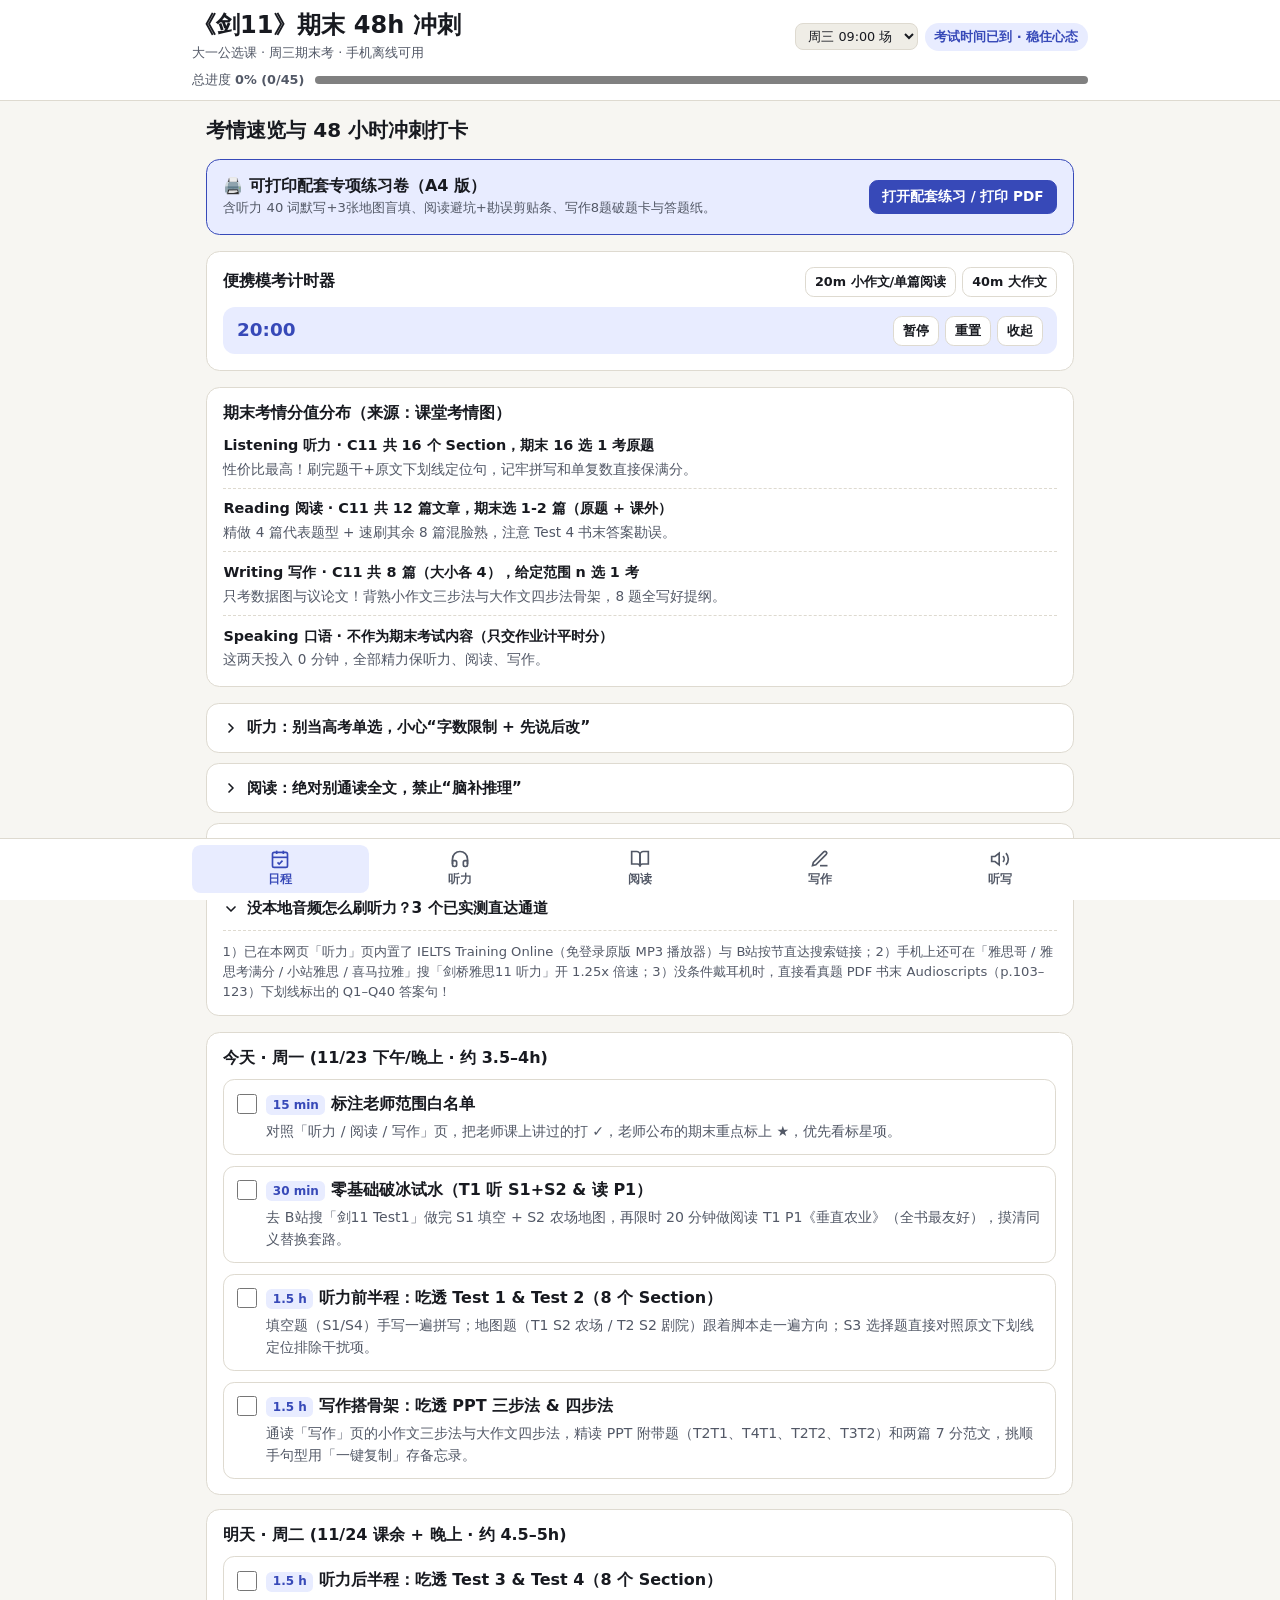
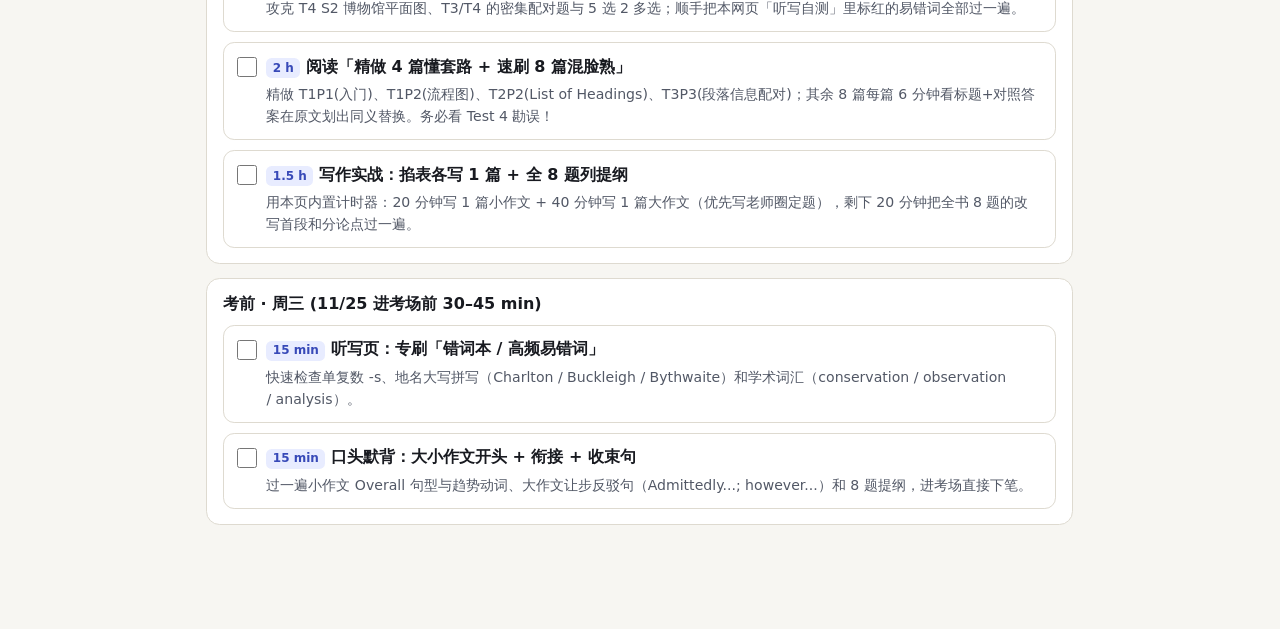
<file: index.html>
<!doctype html>
<html lang="zh-CN">
<head>
  <meta charset="utf-8">
  <meta name="viewport" content="width=device-width, initial-scale=1, viewport-fit=cover">
  <meta name="color-scheme" content="light dark">
  <meta name="description" content="《剑桥雅思11》期末48小时冲刺复习助手：含16个听力Section答案定位、12篇阅读及Test4勘误、8道大小作文骨架与英音听写自测。">
  <title>《剑11》期末 48h 冲刺助手</title>
  <link rel="icon" type="image/svg+xml" href="data:image/svg+xml,%3Csvg xmlns='http://www.w3.org/2000/svg' viewBox='0 0 64 64'%3E%3Crect width='64' height='64' rx='16' fill='%233749B8'/%3E%3Ctext x='32' y='42' text-anchor='middle' font-size='28' font-weight='700' font-family='sans-serif' fill='white'%3E11%3C/text%3E%3C/svg%3E">
  <link rel="stylesheet" href="./styles.css">
</head>
<body>
  <header class="app-header">
    <div class="header-inner">
      <div class="header-top">
        <div class="brand-group">
          <h1 id="app-title">《剑11》期末 48h 冲刺</h1>
          <p class="subtitle">大一公选课 · 周三期末考 · 手机离线可用</p>
        </div>
        <div class="countdown-box">
          <label for="exam-slot" class="visually-hidden">选择周三考试时间</label>
          <select id="exam-slot" class="exam-select" aria-label="选择周三考试时间">
            <option value="wed-am">周三 09:00 场</option>
            <option value="wed-pm">周三 14:00 场</option>
          </select>
          <span id="countdown-pill" class="countdown-pill" aria-live="polite">计算中...</span>
        </div>
      </div>
      <div class="progress-row">
        <label for="overall-progress" class="progress-label">总进度 <strong id="progress-text">0%</strong></label>
        <progress id="overall-progress" max="100" value="0">0%</progress>
      </div>
    </div>
  </header>

  <main class="app-main">
    <!-- 1. 冲刺日程与考情总览 -->
    <section id="view-plan" class="view-panel section-stack" aria-labelledby="plan-heading">
      <h2 id="plan-heading">考情速览与 48 小时冲刺打卡</h2>

      <div class="card print-banner">
        <div class="toolbar">
          <div class="brand-group">
            <h3>🖨️ 可打印配套专项练习卷（A4 版）</h3>
            <p class="small-note">含听力 40 词默写+3张地图盲填、阅读避坑+勘误剪贴条、写作8题破题卡与答题纸。</p>
          </div>
          <a class="btn btn-primary" href="./print-pack.html">打开配套练习 / 打印 PDF</a>
        </div>
      </div>

      <div class="card">
        <div class="toolbar">
          <h3>便携模考计时器</h3>
          <div class="filter-group">
            <button type="button" class="btn btn-compact" data-timer-min="20">20m 小作文/单篇阅读</button>
            <button type="button" class="btn btn-compact" data-timer-min="40">40m 大作文</button>
          </div>
        </div>
        <div id="plan-timer-bar" class="timer-bar" hidden>
          <span class="timer-display" id="plan-timer-display">20:00</span>
          <div class="filter-group">
            <button type="button" class="btn btn-compact" data-timer-action="toggle">暂停</button>
            <button type="button" class="btn btn-compact" data-timer-action="reset">重置</button>
            <button type="button" class="btn btn-compact" data-timer-action="close">收起</button>
          </div>
        </div>
      </div>

      <div id="exam-rules-container" class="card"></div>

      <div id="rookie-switches-container" class="accordion" aria-label="高考130转雅思3大避坑切换"></div>

      <div id="sprint-plan-container" class="card-grid"></div>
    </section>

    <!-- 2. 听力 16 选 1 题库 -->
    <section id="view-listening" class="view-panel section-stack" aria-labelledby="listening-heading" hidden>
      <div class="toolbar">
        <h2 id="listening-heading">听力 16 个 Section（期末 16 选 1 原题）</h2>
        <button type="button" class="btn btn-compact" id="listening-mask-btn" aria-pressed="false">遮罩自测：关</button>
      </div>
      <div id="listening-audio-hub" class="card"></div>
      <p class="small-note">提示：无耳机时可直接翻真题书末 <strong>p.103–123 原文下划线句</strong>。点展开后可标 <span aria-hidden="true">★</span> 筛选老师划定范围。</p>
      <div id="listening-filters" class="filter-group" role="group" aria-label="听力筛选"></div>
      <div id="listening-list" class="accordion" aria-label="剑11听力16个Section列表"></div>
    </section>

    <!-- 3. 阅读 12 篇题库与勘误 -->
    <section id="view-reading" class="view-panel section-stack" aria-labelledby="reading-heading" hidden>
      <div class="toolbar">
        <h2 id="reading-heading">阅读 12 篇文章（原题 + 课外）</h2>
        <button type="button" class="btn btn-compact" id="reading-mask-btn" aria-pressed="false">遮罩自测：关</button>
      </div>
      <div id="reading-erratum-box" class="alert-card" role="note" aria-label="Test 4 官方勘误提示"></div>
      <div id="reading-strategies-box" class="accordion" aria-label="阅读四大题型速通卡"></div>
      <div id="reading-filters" class="filter-group" role="group" aria-label="阅读筛选"></div>
      <div id="reading-list" class="accordion" aria-label="剑11阅读12篇文章列表"></div>
    </section>

    <!-- 4. 写作双课件精华与 8 题提纲 -->
    <section id="view-writing" class="view-panel section-stack" aria-labelledby="writing-heading" hidden>
      <div class="toolbar">
        <h2 id="writing-heading">写作双课件骨架 & 8 题全拆解</h2>
        <div class="filter-group">
          <button type="button" class="btn btn-compact" data-timer-min="20">20m 小作文</button>
          <button type="button" class="btn btn-compact" data-timer-min="40">40m 大作文</button>
        </div>
      </div>

      <div id="writing-timer-bar" class="timer-bar" hidden>
        <span class="timer-display" id="writing-timer-display">20:00</span>
        <div class="filter-group">
          <button type="button" class="btn btn-compact" data-timer-action="toggle">暂停</button>
          <button type="button" class="btn btn-compact" data-timer-action="reset">重置</button>
          <button type="button" class="btn btn-compact" data-timer-action="close">收起</button>
        </div>
      </div>

      <div class="writing-tabs">
        <div class="sub-tablist" role="tablist" aria-label="写作复习模块">
          <button type="button" role="tab" id="tab-w-prompts" aria-selected="true" tabindex="0">8 题提纲与重点</button>
          <button type="button" role="tab" id="tab-w-task1" aria-selected="false" tabindex="-1">小作文三步法</button>
          <button type="button" role="tab" id="tab-w-task2" aria-selected="false" tabindex="-1">大作文四步法 + 7分范文</button>
        </div>
        <div class="tab-panels">
          <div role="tabpanel" id="panel-w-prompts" aria-labelledby="tab-w-prompts" tabindex="0">
            <div class="panel-inner" id="writing-prompts-inner"></div>
          </div>
          <div role="tabpanel" id="panel-w-task1" aria-labelledby="tab-w-task1" hidden>
            <div class="panel-inner" id="writing-task1-inner"></div>
          </div>
          <div role="tabpanel" id="panel-w-task2" aria-labelledby="tab-w-task2" hidden>
            <div class="panel-inner" id="writing-task2-inner"></div>
          </div>
        </div>
      </div>
    </section>

    <!-- 5. 听力高频拼写听写自测 -->
    <section id="view-quiz" class="view-panel section-stack" aria-labelledby="quiz-heading" hidden>
      <div class="toolbar">
        <h2 id="quiz-heading">听力原题拼写听写机（81 词）</h2>
        <span id="quiz-counter" class="badge badge-brand">1 / 81</span>
      </div>
      <p class="small-note">全部提取自《剑11》16 个 Section 填空标准答案，支持英音朗读（不依赖外网音频）+ 语境挖空双提示，拼错自动收入错词本。</p>

      <div id="quiz-filters" class="filter-group" role="group" aria-label="听写范围筛选"></div>

      <div id="quiz-card" class="card quiz-card">
        <div class="meta-row">
          <span id="quiz-tag" class="badge badge-brand">Test 1 · S1</span>
          <span id="quiz-hard-badge" class="badge badge-hot" hidden>高频易错</span>
          <span id="quiz-wrong-count" class="badge">错词本：0 词</span>
        </div>

        <div class="quiz-prompt-box">
          <p id="quiz-sentence" class="quiz-sentence"></p>
          <p id="quiz-zh" class="quiz-zh"></p>
        </div>

        <div class="filter-group">
          <button type="button" class="btn btn-primary" id="quiz-speak-btn">🔊 朗读单词</button>
          <button type="button" class="btn" id="quiz-slow-btn">🐢 0.85x 慢速</button>
          <button type="button" class="btn" id="quiz-hint-btn">💡 看首字母/提示</button>
        </div>

        <form id="quiz-form" class="quiz-input-row" autocomplete="off">
          <label for="quiz-input" class="visually-hidden">输入听到的英文单词或数字</label>
          <input id="quiz-input" class="quiz-input" type="text" inputmode="text" autocapitalize="none" spellcheck="false" placeholder="输入拼写后点提交（如 conservation）">
          <button type="submit" class="btn btn-primary">提交核对</button>
        </form>

        <div id="quiz-feedback" class="quiz-feedback" hidden aria-live="polite"></div>

        <div class="toolbar">
          <button type="button" class="btn" id="quiz-prev-btn">← 上一题</button>
          <button type="button" class="btn" id="quiz-skip-btn">直接看答案</button>
          <button type="button" class="btn btn-primary" id="quiz-next-btn">下一题 →</button>
        </div>
      </div>
    </section>
  </main>

  <div id="toast" class="toast" role="status" aria-live="polite" hidden></div>

  <nav class="bottom-nav" aria-label="主导航">
    <ul>
      <li>
        <button type="button" class="nav-btn" data-view="plan" aria-current="page">
          <svg viewBox="0 0 24 24" fill="none" stroke="currentColor" stroke-width="2" aria-hidden="true">
            <rect x="3" y="4" width="18" height="18" rx="2"/><line x1="16" y1="2" x2="16" y2="6"/><line x1="8" y1="2" x2="8" y2="6"/><line x1="3" y1="10" x2="21" y2="10"/><path d="m9 16 2 2 4-4"/>
          </svg>
          <span>日程</span>
        </button>
      </li>
      <li>
        <button type="button" class="nav-btn" data-view="listening">
          <svg viewBox="0 0 24 24" fill="none" stroke="currentColor" stroke-width="2" aria-hidden="true">
            <path d="M3 18v-6a9 9 0 0 1 18 0v6"/><path d="M21 19a2 2 0 0 1-2 2h-1a2 2 0 0 1-2-2v-3a2 2 0 0 1 2-2h3zM3 19a2 2 0 0 0 2 2h1a2 2 0 0 0 2-2v-3a2 2 0 0 0-2-2H3z"/>
          </svg>
          <span>听力</span>
        </button>
      </li>
      <li>
        <button type="button" class="nav-btn" data-view="reading">
          <svg viewBox="0 0 24 24" fill="none" stroke="currentColor" stroke-width="2" aria-hidden="true">
            <path d="M2 3h6a4 4 0 0 1 4 4v14a3 3 0 0 0-3-3H2z"/><path d="M22 3h-6a4 4 0 0 0-4 4v14a3 3 0 0 1 3-3h7z"/>
          </svg>
          <span>阅读</span>
        </button>
      </li>
      <li>
        <button type="button" class="nav-btn" data-view="writing">
          <svg viewBox="0 0 24 24" fill="none" stroke="currentColor" stroke-width="2" aria-hidden="true">
            <path d="M12 20h9"/><path d="M16.5 3.5a2.12 2.12 0 0 1 3 3L7 19l-4 1 1-4Z"/>
          </svg>
          <span>写作</span>
        </button>
      </li>
      <li>
        <button type="button" class="nav-btn" data-view="quiz">
          <svg viewBox="0 0 24 24" fill="none" stroke="currentColor" stroke-width="2" aria-hidden="true">
            <polygon points="11 5 6 9 2 9 2 15 6 15 11 19 11 5"/><path d="M15.54 8.46a5 5 0 0 1 0 7.07"/><path d="M19.07 4.93a10 10 0 0 1 0 14.14"/>
          </svg>
          <span>听写</span>
        </button>
      </li>
    </ul>
  </nav>

  <script type="module" src="./app.js"></script>
</body>
</html>
</file>
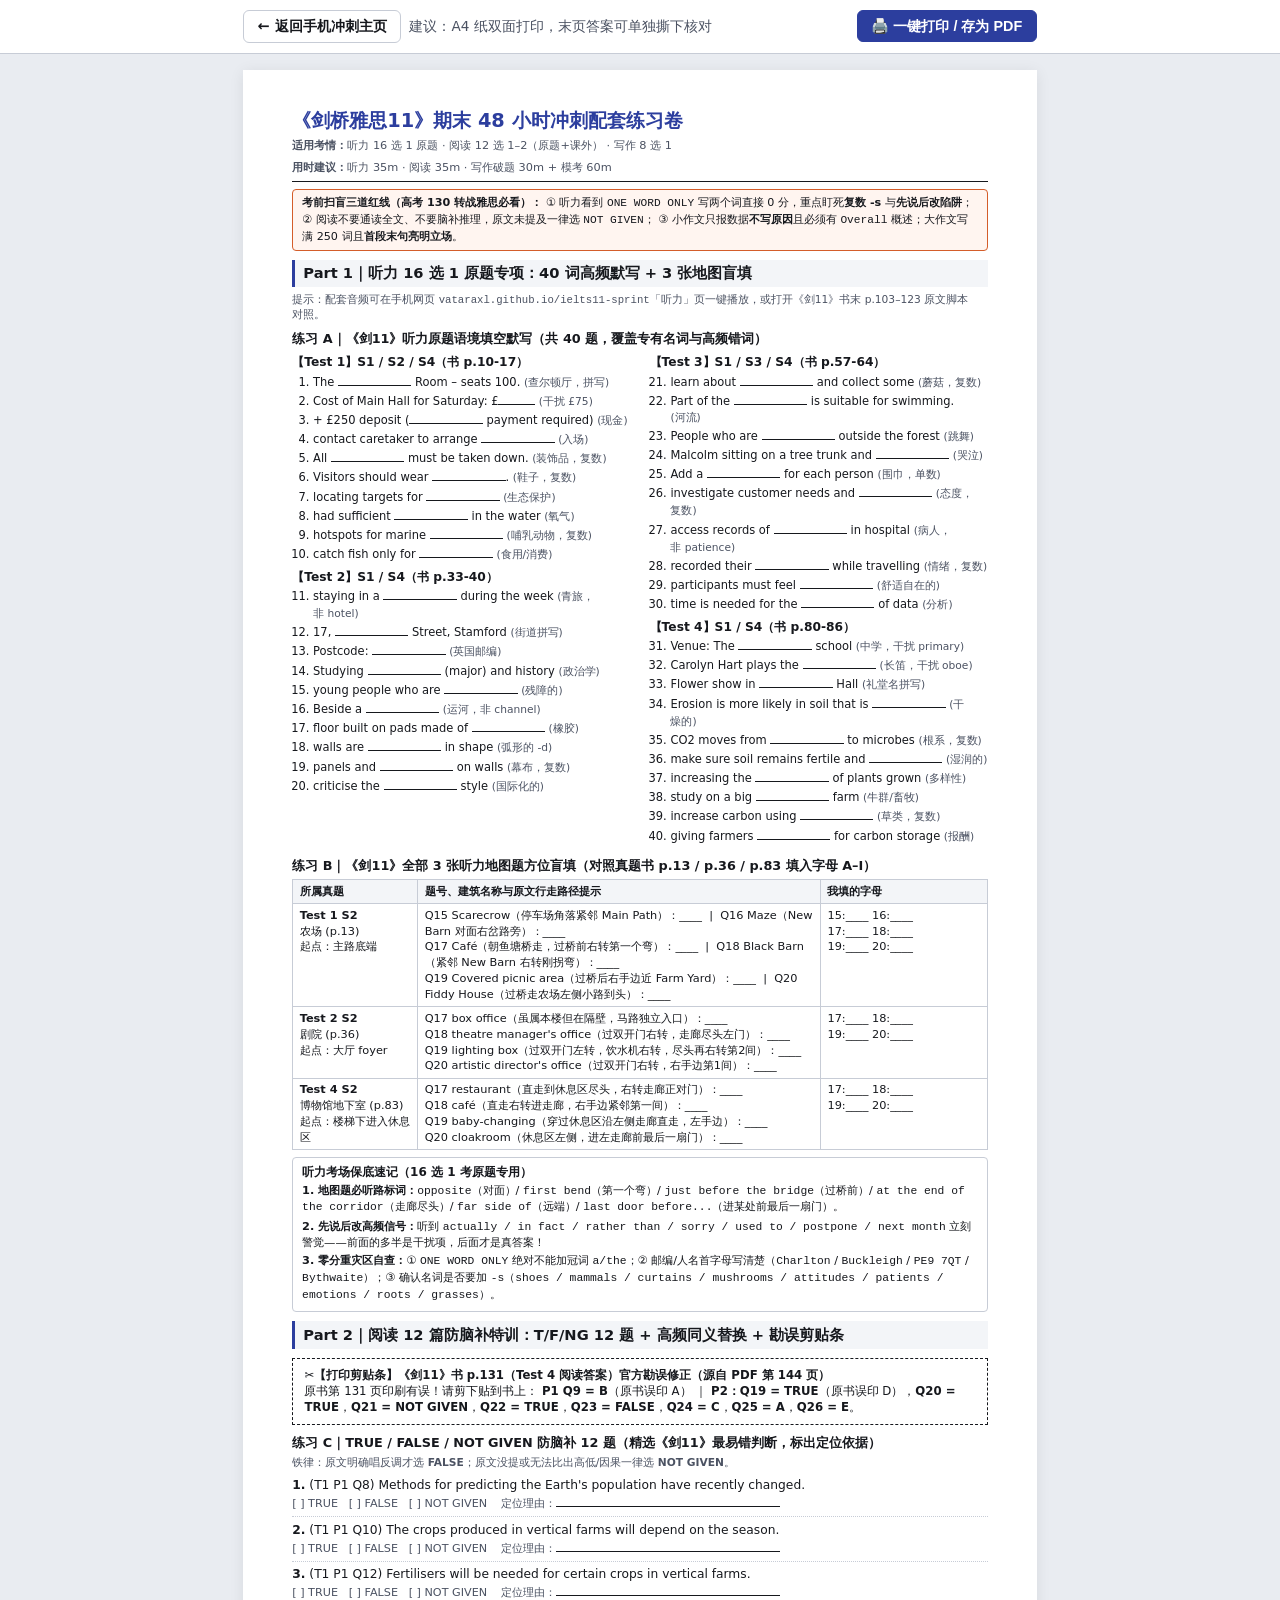
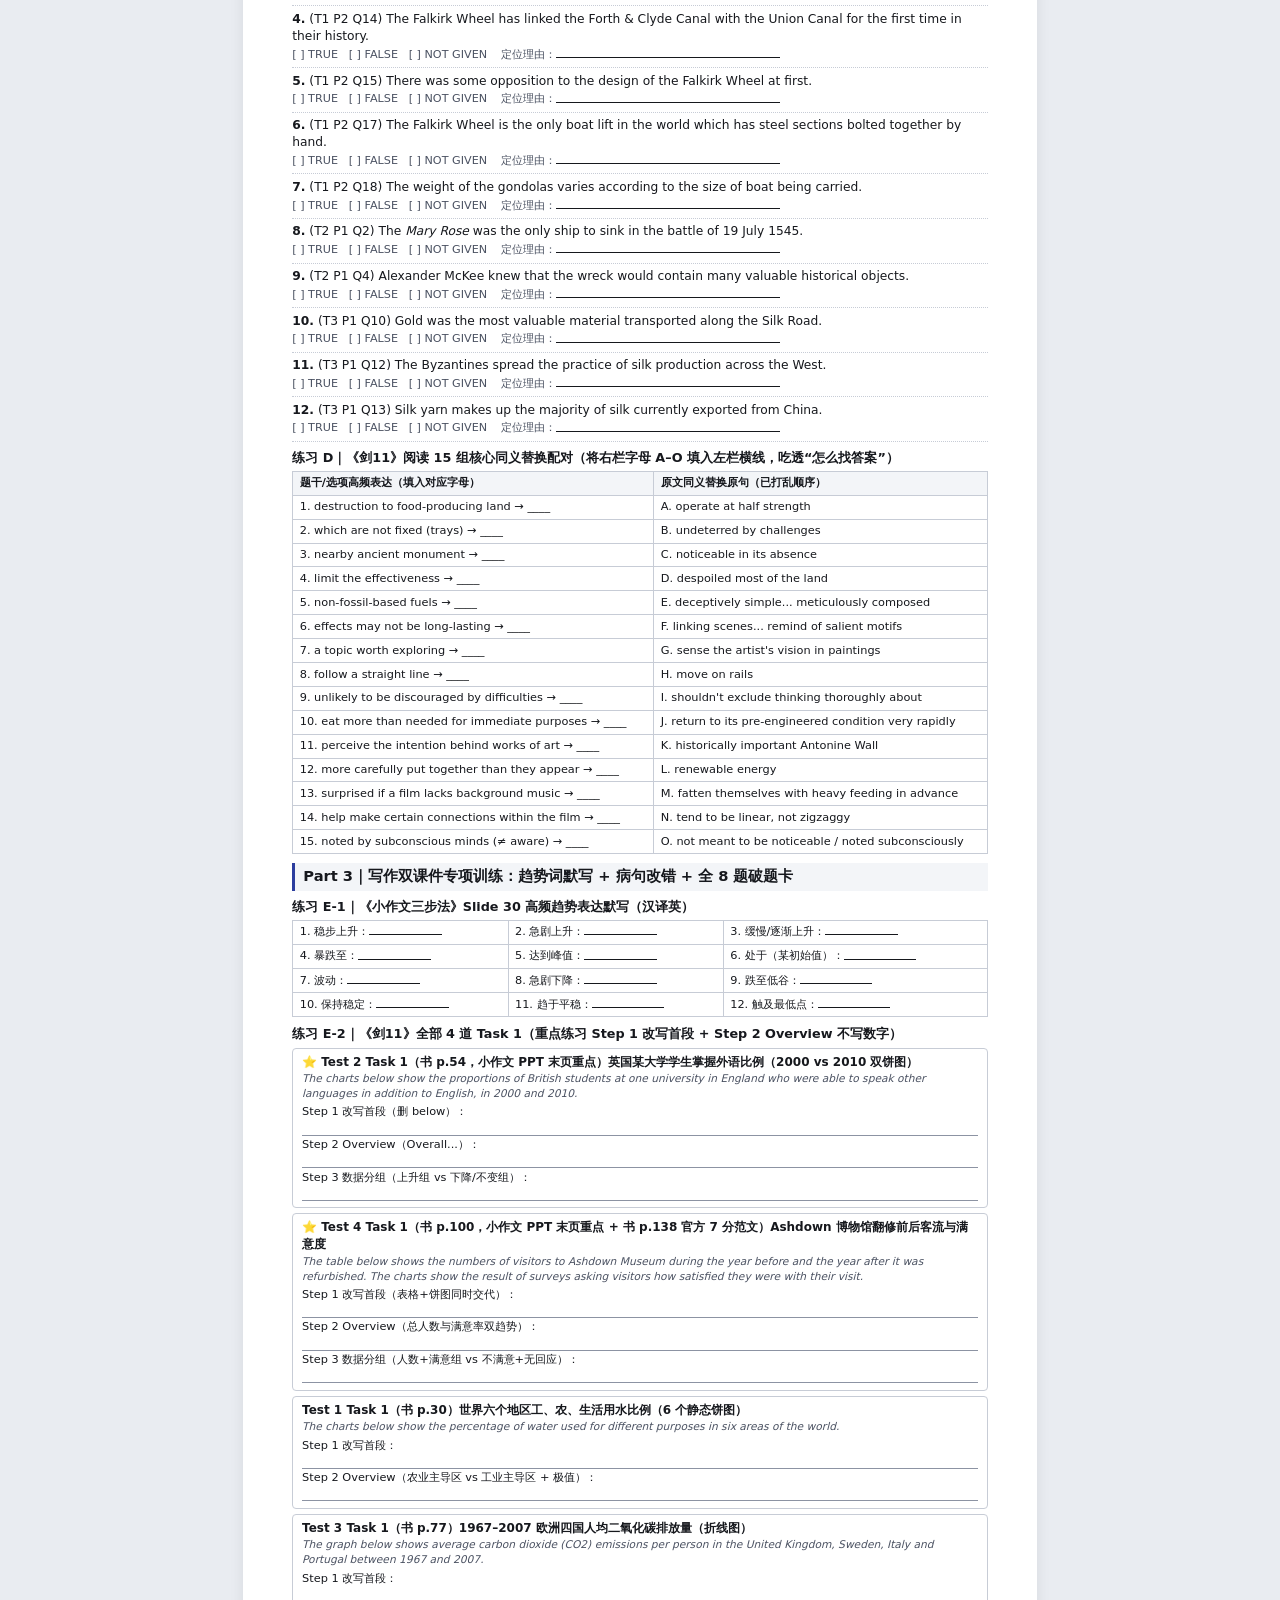
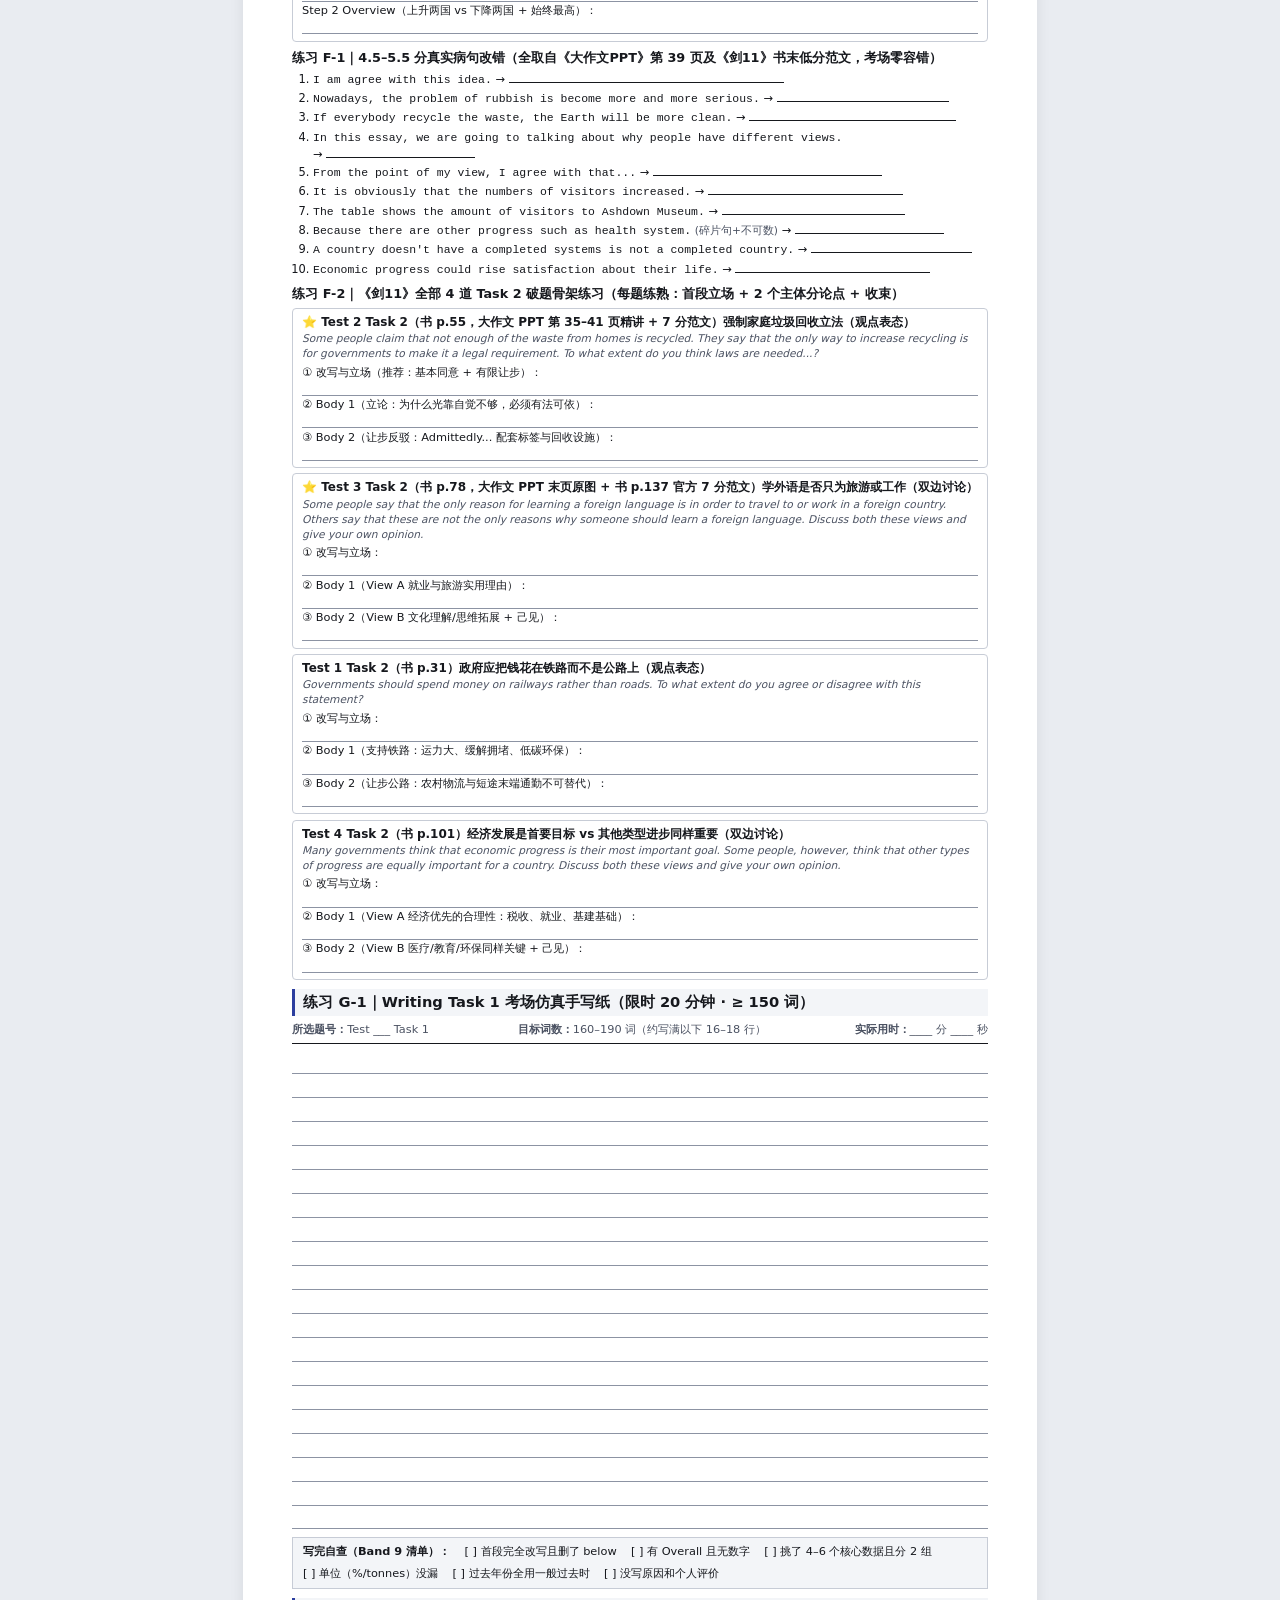
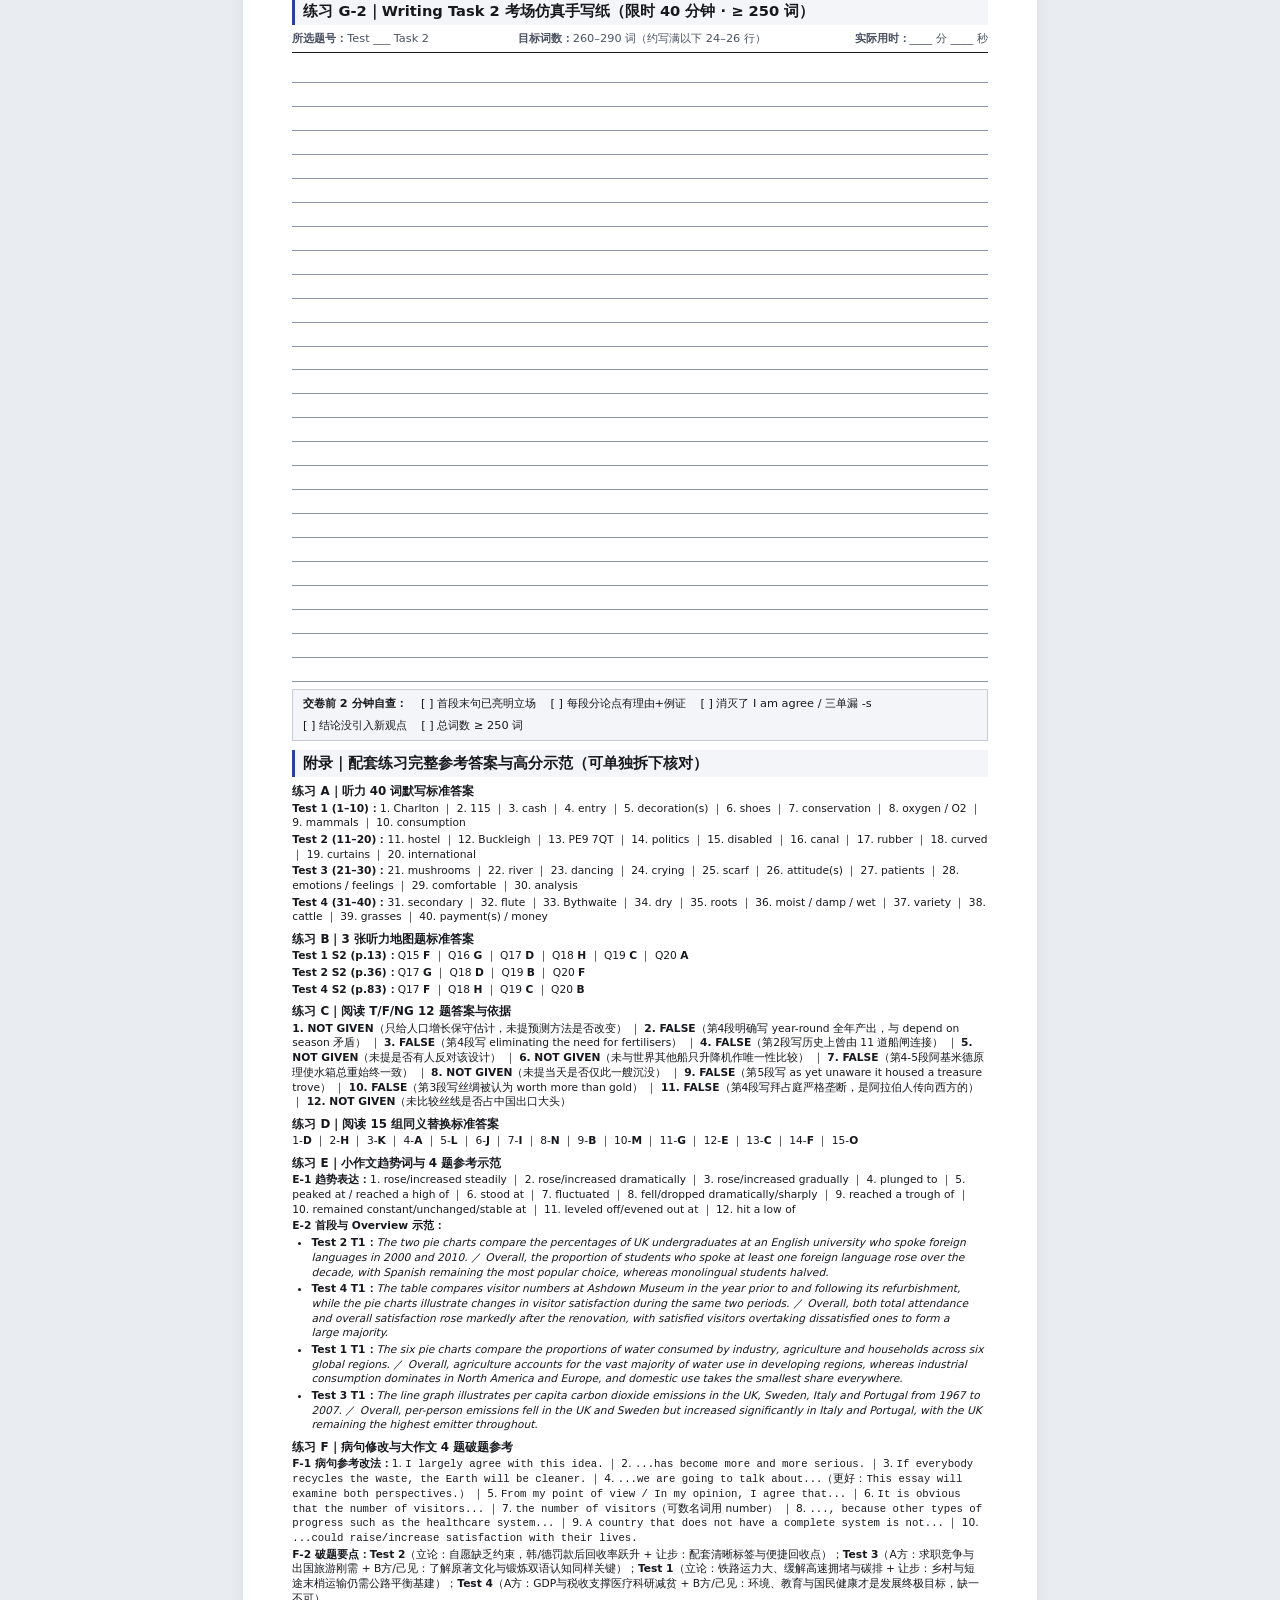
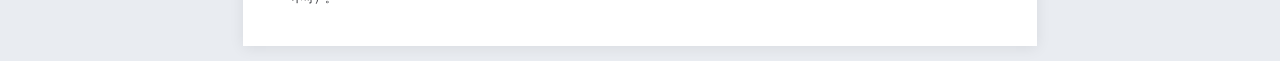
<file: print-pack.html>
<!doctype html>
<html lang="zh-CN">
<head>
  <meta charset="utf-8">
  <meta name="viewport" content="width=device-width, initial-scale=1, viewport-fit=cover">
  <meta name="color-scheme" content="light">
  <title>《剑11》期末 48h 冲刺配套练习卷（A4 可打印版）</title>
  <link rel="icon" type="image/svg+xml" href="data:image/svg+xml,%3Csvg xmlns='http://www.w3.org/2000/svg' viewBox='0 0 64 64'%3E%3Crect width='64' height='64' rx='16' fill='%233749B8'/%3E%3Ctext x='32' y='42' text-anchor='middle' font-size='28' font-weight='700' font-family='sans-serif' fill='white'%3E11%3C/text%3E%3C/svg%3E">
  <style>
    @page {
      size: A4 portrait;
      margin: 10mm 13mm;
    }

    :root {
      color-scheme: light;
      --ink: #16181d;
      --muted: #4b5262;
      --line: #c7ccd6;
      --soft: #f3f5f8;
      --brand: #2c3e9e;
      --warn-bg: #fff5f0;
      --warn-line: #d45d2a;
      --target-size: 24px;
    }

    @media (pointer: coarse) {
      :root {
        --target-size: 44px;
      }
    }

    *,
    *::before,
    *::after {
      box-sizing: border-box;
    }

    html {
      font-family: system-ui, -apple-system, "PingFang SC", "Microsoft YaHei", sans-serif;
      color: var(--ink);
      background: #e9ecf1;
      line-height: 1.4;
      -webkit-text-size-adjust: 100%;
    }

    body {
      margin: 0;
      padding: 0 0 2rem;
      overflow-wrap: break-word;
    }

    .no-print {
      position: sticky;
      top: 0;
      z-index: 20;
      background: #ffffff;
      border-bottom: 1px solid var(--line);
      padding: 0.6rem max(1rem, env(safe-area-inset-right, 0px)) 0.6rem max(1rem, env(safe-area-inset-left, 0px));
    }

    .toolbar {
      max-width: 210mm;
      margin: 0 auto;
      display: flex;
      flex-wrap: wrap;
      align-items: center;
      justify-content: space-between;
      gap: 0.5rem;
    }

    .btn-row {
      display: flex;
      flex-wrap: wrap;
      gap: 0.5rem;
    }

    .btn {
      display: inline-flex;
      align-items: center;
      justify-content: center;
      min-block-size: var(--target-size);
      padding: 0.35rem 0.85rem;
      border-radius: 6px;
      border: 1px solid var(--line);
      background: #ffffff;
      color: var(--ink);
      font-size: 0.9rem;
      font-weight: 600;
      text-decoration: none;
      cursor: pointer;
    }

    .btn-primary {
      background: var(--brand);
      border-color: var(--brand);
      color: #ffffff;
    }

    .sheet {
      max-width: 210mm;
      margin: 1rem auto 0;
      background: #ffffff;
      padding: 10mm 13mm;
      box-shadow: 0 2px 14px rgba(0, 0, 0, 0.08);
      font-size: 9.2pt;
    }

    @media print {
      html,
      body {
        background: #ffffff;
        padding: 0;
      }

      .no-print {
        display: none !important;
      }

      .sheet {
        max-width: none;
        margin: 0;
        padding: 0;
        box-shadow: none;
        font-size: 9pt;
      }
    }

    h1 {
      margin: 0 0 0.2rem;
      font-size: 14.5pt;
      color: var(--brand);
      text-wrap: balance;
    }

    h2 {
      margin: 0.55rem 0 0.35rem;
      padding: 0.22rem 0.5rem;
      background: var(--soft);
      border-left: 3.5px solid var(--brand);
      font-size: 11pt;
      break-after: avoid;
    }

    h3 {
      margin: 0.45rem 0 0.25rem;
      font-size: 9.6pt;
      color: var(--ink);
      break-after: avoid;
    }

    p,
    li {
      margin: 0.14rem 0;
      text-wrap: pretty;
    }

    .doc-meta {
      display: flex;
      flex-wrap: wrap;
      justify-content: space-between;
      gap: 0.4rem;
      padding-bottom: 0.35rem;
      border-bottom: 1.5px solid var(--ink);
      font-size: 8.5pt;
      color: var(--muted);
    }

    .alert-box {
      margin: 0.4rem 0;
      padding: 0.35rem 0.55rem;
      border: 1px solid var(--warn-line);
      background: var(--warn-bg);
      border-radius: 4px;
      font-size: 8.4pt;
      break-inside: avoid;
    }

    .cutout-box {
      margin: 0.55rem 0;
      padding: 0.5rem 0.7rem;
      border: 1.5px dashed var(--ink);
      background: #ffffff;
      font-size: 8.8pt;
      break-inside: avoid;
    }

    .page-break {
      break-before: page;
    }

    .avoid-break {
      break-inside: avoid;
    }

    /* 练习排版网格与书写线 */
    .two-col {
      display: grid;
      grid-template-columns: repeat(2, minmax(0, 1fr));
      gap: 0.35rem 1.2rem;
    }

    @media (max-width: 640px) {
      .sheet {
        padding: 1rem;
      }

      .two-col {
        grid-template-columns: 1fr;
      }
    }

    @media print {
      .two-col {
        grid-template-columns: repeat(2, minmax(0, 1fr));
      }
    }

    .q-list {
      margin: 0.15rem 0 0.35rem;
      padding-left: 1.3rem;
      font-size: 8.6pt;
    }

    .q-list li {
      margin: 0.14rem 0;
    }

    .blank {
      display: inline-block;
      min-width: 6.4em;
      border-bottom: 1px solid var(--ink);
      vertical-align: baseline;
      height: 1em;
    }

    .blank-short {
      min-width: 3.2em;
    }

    .blank-long {
      display: block;
      width: 100%;
      border-bottom: 1px solid #8c93a3;
      height: 1.25em;
      margin: 0.08rem 0;
    }

    .hint-tag {
      color: var(--muted);
      font-size: 8pt;
    }

    table {
      width: 100%;
      border-collapse: collapse;
      margin: 0.25rem 0 0.45rem;
      font-size: 8.5pt;
    }

    th,
    td {
      border: 1px solid var(--line);
      padding: 0.22rem 0.4rem;
      text-align: left;
      vertical-align: top;
    }

    th {
      background: var(--soft);
      font-weight: 700;
    }

    .tf-row {
      padding: 0.28rem 0;
      border-bottom: 1px dotted var(--line);
      break-inside: avoid;
    }

    .tf-opts {
      font-size: 8.4pt;
      color: var(--muted);
      margin-top: 0.1rem;
    }

    .write-card {
      border: 1px solid var(--line);
      border-radius: 4px;
      padding: 0.32rem 0.55rem;
      margin: 0.32rem 0;
      font-size: 8.5pt;
      break-inside: avoid;
    }

    .write-card-title {
      font-weight: 700;
      font-size: 9pt;
      margin-bottom: 0.1rem;
    }

    .prompt-en {
      font-size: 8pt;
      color: var(--muted);
      font-style: italic;
      margin-bottom: 0.15rem;
    }

    .lined-paper {
      margin: 0.45rem 0;
    }

    .lined-paper .blank-long {
      height: 1.85em;
    }

    .check-strip {
      display: flex;
      flex-wrap: wrap;
      gap: 0.35rem 0.9rem;
      font-size: 8.5pt;
      margin-top: 0.4rem;
      padding: 0.4rem 0.6rem;
      background: var(--soft);
      border: 1px solid var(--line);
      break-inside: avoid;
    }

    .ans-grid {
      font-size: 8pt;
      line-height: 1.38;
    }

    .ans-grid h3 {
      margin: 0.36rem 0 0.14rem;
      font-size: 8.9pt;
    }

    .ans-grid p,
    .ans-grid li {
      margin: 0.12rem 0;
    }

    .ans-grid ul {
      margin: 0.12rem 0;
      padding-left: 1.2rem;
    }
  </style>
</head>
<body>
  <div class="no-print">
    <div class="toolbar">
      <div class="btn-row">
        <a class="btn" href="./index.html">← 返回手机冲刺主页</a>
        <span style="font-size: 0.85rem; color: var(--muted); align-self: center;">建议：A4 纸双面打印，末页答案可单独撕下核对</span>
      </div>
      <button type="button" class="btn btn-primary" onclick="window.print()">🖨️ 一键打印 / 存为 PDF</button>
    </div>
  </div>

  <main class="sheet">
    <!-- ==================== 卷头 ==================== -->
    <header class="avoid-break">
      <h1>《剑桥雅思11》期末 48 小时冲刺配套练习卷</h1>
      <div class="doc-meta">
        <span><strong>适用考情：</strong>听力 16 选 1 原题 · 阅读 12 选 1–2（原题+课外） · 写作 8 选 1</span>
        <span><strong>用时建议：</strong>听力 35m · 阅读 35m · 写作破题 30m + 模考 60m</span>
      </div>
      <div class="alert-box">
        <strong>考前扫盲三道红线（高考 130 转战雅思必看）：</strong>
        ① 听力看到 <code>ONE WORD ONLY</code> 写两个词直接 0 分，重点盯死<strong>复数 -s</strong> 与<strong>先说后改陷阱</strong>；
        ② 阅读不要通读全文、不要脑补推理，原文未提及一律选 <code>NOT GIVEN</code>；
        ③ 小作文只报数据<strong>不写原因</strong>且必须有 <code>Overall</code> 概述；大作文写满 250 词且<strong>首段末句亮明立场</strong>。
      </div>
    </header>

    <!-- ==================== PART 1: 听力 ==================== -->
    <section>
      <h2>Part 1｜听力 16 选 1 原题专项：40 词高频默写 + 3 张地图盲填</h2>
      <p class="hint-tag">提示：配套音频可在手机网页 <code>vataraxl.github.io/ielts11-sprint</code>「听力」页一键播放，或打开《剑11》书末 p.103–123 原文脚本对照。</p>

      <h3>练习 A｜《剑11》听力原题语境填空默写（共 40 题，覆盖专有名词与高频错词）</h3>
      <div class="two-col">
        <div>
          <p><strong>【Test 1】S1 / S2 / S4（书 p.10-17）</strong></p>
          <ol class="q-list">
            <li>The <span class="blank"></span> Room – seats 100. <span class="hint-tag">(查尔顿厅，拼写)</span></li>
            <li>Cost of Main Hall for Saturday: £<span class="blank blank-short"></span> <span class="hint-tag">(干扰 £75)</span></li>
            <li>+ £250 deposit (<span class="blank"></span> payment required) <span class="hint-tag">(现金)</span></li>
            <li>contact caretaker to arrange <span class="blank"></span> <span class="hint-tag">(入场)</span></li>
            <li>All <span class="blank"></span> must be taken down. <span class="hint-tag">(装饰品，复数)</span></li>
            <li>Visitors should wear <span class="blank"></span>. <span class="hint-tag">(鞋子，复数)</span></li>
            <li>locating targets for <span class="blank"></span> <span class="hint-tag">(生态保护)</span></li>
            <li>had sufficient <span class="blank"></span> in the water <span class="hint-tag">(氧气)</span></li>
            <li>hotspots for marine <span class="blank"></span> <span class="hint-tag">(哺乳动物，复数)</span></li>
            <li>catch fish only for <span class="blank"></span> <span class="hint-tag">(食用/消费)</span></li>
          </ol>

          <p><strong>【Test 2】S1 / S4（书 p.33-40）</strong></p>
          <ol class="q-list" start="11">
            <li>staying in a <span class="blank"></span> during the week <span class="hint-tag">(青旅，非 hotel)</span></li>
            <li>17, <span class="blank"></span> Street, Stamford <span class="hint-tag">(街道拼写)</span></li>
            <li>Postcode: <span class="blank"></span> <span class="hint-tag">(英国邮编)</span></li>
            <li>Studying <span class="blank"></span> (major) and history <span class="hint-tag">(政治学)</span></li>
            <li>young people who are <span class="blank"></span> <span class="hint-tag">(残障的)</span></li>
            <li>Beside a <span class="blank"></span> <span class="hint-tag">(运河，非 channel)</span></li>
            <li>floor built on pads made of <span class="blank"></span> <span class="hint-tag">(橡胶)</span></li>
            <li>walls are <span class="blank"></span> in shape <span class="hint-tag">(弧形的 -d)</span></li>
            <li>panels and <span class="blank"></span> on walls <span class="hint-tag">(幕布，复数)</span></li>
            <li>criticise the <span class="blank"></span> style <span class="hint-tag">(国际化的)</span></li>
          </ol>
        </div>

        <div>
          <p><strong>【Test 3】S1 / S3 / S4（书 p.57-64）</strong></p>
          <ol class="q-list" start="21">
            <li>learn about <span class="blank"></span> and collect some <span class="hint-tag">(蘑菇，复数)</span></li>
            <li>Part of the <span class="blank"></span> is suitable for swimming. <span class="hint-tag">(河流)</span></li>
            <li>People who are <span class="blank"></span> outside the forest <span class="hint-tag">(跳舞)</span></li>
            <li>Malcolm sitting on a tree trunk and <span class="blank"></span> <span class="hint-tag">(哭泣)</span></li>
            <li>Add a <span class="blank"></span> for each person <span class="hint-tag">(围巾，单数)</span></li>
            <li>investigate customer needs and <span class="blank"></span> <span class="hint-tag">(态度，复数)</span></li>
            <li>access records of <span class="blank"></span> in hospital <span class="hint-tag">(病人，非 patience)</span></li>
            <li>recorded their <span class="blank"></span> while travelling <span class="hint-tag">(情绪，复数)</span></li>
            <li>participants must feel <span class="blank"></span> <span class="hint-tag">(舒适自在的)</span></li>
            <li>time is needed for the <span class="blank"></span> of data <span class="hint-tag">(分析)</span></li>
          </ol>

          <p><strong>【Test 4】S1 / S4（书 p.80-86）</strong></p>
          <ol class="q-list" start="31">
            <li>Venue: The <span class="blank"></span> school <span class="hint-tag">(中学，干扰 primary)</span></li>
            <li>Carolyn Hart plays the <span class="blank"></span> <span class="hint-tag">(长笛，干扰 oboe)</span></li>
            <li>Flower show in <span class="blank"></span> Hall <span class="hint-tag">(礼堂名拼写)</span></li>
            <li>Erosion is more likely in soil that is <span class="blank"></span> <span class="hint-tag">(干燥的)</span></li>
            <li>CO2 moves from <span class="blank"></span> to microbes <span class="hint-tag">(根系，复数)</span></li>
            <li>make sure soil remains fertile and <span class="blank"></span> <span class="hint-tag">(湿润的)</span></li>
            <li>increasing the <span class="blank"></span> of plants grown <span class="hint-tag">(多样性)</span></li>
            <li>study on a big <span class="blank"></span> farm <span class="hint-tag">(牛群/畜牧)</span></li>
            <li>increase carbon using <span class="blank"></span> <span class="hint-tag">(草类，复数)</span></li>
            <li>giving farmers <span class="blank"></span> for carbon storage <span class="hint-tag">(报酬)</span></li>
          </ol>
        </div>
      </div>

      <div class="avoid-break">
        <h3>练习 B｜《剑11》全部 3 张听力地图题方位盲填（对照真题书 p.13 / p.36 / p.83 填入字母 A–I）</h3>
        <table>
          <thead>
            <tr>
              <th style="width: 18%;">所属真题</th>
              <th style="width: 58%;">题号、建筑名称与原文行走路径提示</th>
              <th style="width: 24%;">我填的字母</th>
            </tr>
          </thead>
          <tbody>
            <tr>
              <td><strong>Test 1 S2</strong><br>农场 (p.13)<br>起点：主路底端</td>
              <td>
                Q15 Scarecrow（停车场角落紧邻 Main Path）：____ &nbsp;|&nbsp;
                Q16 Maze（New Barn 对面右岔路旁）：____<br>
                Q17 Café（朝鱼塘桥走，过桥前右转第一个弯）：____ &nbsp;|&nbsp;
                Q18 Black Barn（紧邻 New Barn 右转刚拐弯）：____<br>
                Q19 Covered picnic area（过桥后右手边近 Farm Yard）：____ &nbsp;|&nbsp;
                Q20 Fiddy House（过桥走农场左侧小路到头）：____
              </td>
              <td>
                15:____ 16:____<br>
                17:____ 18:____<br>
                19:____ 20:____
              </td>
            </tr>
            <tr>
              <td><strong>Test 2 S2</strong><br>剧院 (p.36)<br>起点：大厅 foyer</td>
              <td>
                Q17 box office（虽属本楼但在隔壁，马路独立入口）：____<br>
                Q18 theatre manager's office（过双开门右转，走廊尽头左门）：____<br>
                Q19 lighting box（过双开门左转，饮水机右转，尽头再右转第2间）：____<br>
                Q20 artistic director's office（过双开门右转，右手边第1间）：____
              </td>
              <td>
                17:____ 18:____<br>
                19:____ 20:____
              </td>
            </tr>
            <tr>
              <td><strong>Test 4 S2</strong><br>博物馆地下室 (p.83)<br>起点：楼梯下进入休息区</td>
              <td>
                Q17 restaurant（直走到休息区尽头，右转走廊正对门）：____<br>
                Q18 café（直走右转进走廊，右手边紧邻第一间）：____<br>
                Q19 baby-changing（穿过休息区沿左侧走廊直走，左手边）：____<br>
                Q20 cloakroom（休息区左侧，进左走廊前最后一扇门）：____
              </td>
              <td>
                17:____ 18:____<br>
                19:____ 20:____
              </td>
            </tr>
          </tbody>
        </table>

        <div class="write-card">
          <div class="write-card-title">听力考场保底速记（16 选 1 考原题专用）</div>
          <p><strong>1. 地图题必听路标词：</strong><code>opposite</code>（对面）/ <code>first bend</code>（第一个弯）/ <code>just before the bridge</code>（过桥前）/ <code>at the end of the corridor</code>（走廊尽头）/ <code>far side of</code>（远端）/ <code>last door before...</code>（进某处前最后一扇门）。</p>
          <p><strong>2. 先说后改高频信号：</strong>听到 <code>actually / in fact / rather than / sorry / used to / postpone / next month</code> 立刻警觉——前面的多半是干扰项，后面才是真答案！</p>
          <p><strong>3. 零分重灾区自查：</strong>① <code>ONE WORD ONLY</code> 绝对不能加冠词 <code>a/the</code>；② 邮编/人名首字母写清楚（<code>Charlton</code> / <code>Buckleigh</code> / <code>PE9 7QT</code> / <code>Bythwaite</code>）；③ 确认名词是否要加 <code>-s</code>（<code>shoes / mammals / curtains / mushrooms / attitudes / patients / emotions / roots / grasses</code>）。</p>
        </div>
      </div>
    </section>

    <!-- ==================== PART 2: 阅读 ==================== -->
    <section class="page-break">
      <h2>Part 2｜阅读 12 篇防脑补特训：T/F/NG 12 题 + 高频同义替换 + 勘误剪贴条</h2>

      <div class="cutout-box">
        <strong>✂️【打印剪贴条】《剑11》书 p.131（Test 4 阅读答案）官方勘误修正（源自 PDF 第 144 页）</strong><br>
        原书第 131 页印刷有误！请剪下贴到书上：
        <strong>P1 Q9 = B</strong>（原书误印 A） ｜
        <strong>P2：Q19 = TRUE</strong>（原书误印 D），<strong>Q20 = TRUE</strong>，<strong>Q21 = NOT GIVEN</strong>，<strong>Q22 = TRUE</strong>，<strong>Q23 = FALSE</strong>，<strong>Q24 = C</strong>，<strong>Q25 = A</strong>，<strong>Q26 = E</strong>。
      </div>

      <h3>练习 C｜TRUE / FALSE / NOT GIVEN 防脑补 12 题（精选《剑11》最易错判断，标出定位依据）</h3>
      <p class="hint-tag">铁律：原文明确唱反调才选 <strong>FALSE</strong>；原文没提或无法比出高低/因果一律选 <strong>NOT GIVEN</strong>。</p>

      <div class="tf-row">
        <strong>1.</strong> (T1 P1 Q8) Methods for predicting the Earth's population have recently changed.
        <div class="tf-opts">[ ] TRUE &nbsp; [ ] FALSE &nbsp; [ ] NOT GIVEN &nbsp;&nbsp; 定位理由：<span class="blank" style="min-width: 20em;"></span></div>
      </div>
      <div class="tf-row">
        <strong>2.</strong> (T1 P1 Q10) The crops produced in vertical farms will depend on the season.
        <div class="tf-opts">[ ] TRUE &nbsp; [ ] FALSE &nbsp; [ ] NOT GIVEN &nbsp;&nbsp; 定位理由：<span class="blank" style="min-width: 20em;"></span></div>
      </div>
      <div class="tf-row">
        <strong>3.</strong> (T1 P1 Q12) Fertilisers will be needed for certain crops in vertical farms.
        <div class="tf-opts">[ ] TRUE &nbsp; [ ] FALSE &nbsp; [ ] NOT GIVEN &nbsp;&nbsp; 定位理由：<span class="blank" style="min-width: 20em;"></span></div>
      </div>
      <div class="tf-row">
        <strong>4.</strong> (T1 P2 Q14) The Falkirk Wheel has linked the Forth &amp; Clyde Canal with the Union Canal for the first time in their history.
        <div class="tf-opts">[ ] TRUE &nbsp; [ ] FALSE &nbsp; [ ] NOT GIVEN &nbsp;&nbsp; 定位理由：<span class="blank" style="min-width: 20em;"></span></div>
      </div>
      <div class="tf-row">
        <strong>5.</strong> (T1 P2 Q15) There was some opposition to the design of the Falkirk Wheel at first.
        <div class="tf-opts">[ ] TRUE &nbsp; [ ] FALSE &nbsp; [ ] NOT GIVEN &nbsp;&nbsp; 定位理由：<span class="blank" style="min-width: 20em;"></span></div>
      </div>
      <div class="tf-row">
        <strong>6.</strong> (T1 P2 Q17) The Falkirk Wheel is the only boat lift in the world which has steel sections bolted together by hand.
        <div class="tf-opts">[ ] TRUE &nbsp; [ ] FALSE &nbsp; [ ] NOT GIVEN &nbsp;&nbsp; 定位理由：<span class="blank" style="min-width: 20em;"></span></div>
      </div>
      <div class="tf-row">
        <strong>7.</strong> (T1 P2 Q18) The weight of the gondolas varies according to the size of boat being carried.
        <div class="tf-opts">[ ] TRUE &nbsp; [ ] FALSE &nbsp; [ ] NOT GIVEN &nbsp;&nbsp; 定位理由：<span class="blank" style="min-width: 20em;"></span></div>
      </div>
      <div class="tf-row">
        <strong>8.</strong> (T2 P1 Q2) The <em>Mary Rose</em> was the only ship to sink in the battle of 19 July 1545.
        <div class="tf-opts">[ ] TRUE &nbsp; [ ] FALSE &nbsp; [ ] NOT GIVEN &nbsp;&nbsp; 定位理由：<span class="blank" style="min-width: 20em;"></span></div>
      </div>
      <div class="tf-row">
        <strong>9.</strong> (T2 P1 Q4) Alexander McKee knew that the wreck would contain many valuable historical objects.
        <div class="tf-opts">[ ] TRUE &nbsp; [ ] FALSE &nbsp; [ ] NOT GIVEN &nbsp;&nbsp; 定位理由：<span class="blank" style="min-width: 20em;"></span></div>
      </div>
      <div class="tf-row">
        <strong>10.</strong> (T3 P1 Q10) Gold was the most valuable material transported along the Silk Road.
        <div class="tf-opts">[ ] TRUE &nbsp; [ ] FALSE &nbsp; [ ] NOT GIVEN &nbsp;&nbsp; 定位理由：<span class="blank" style="min-width: 20em;"></span></div>
      </div>
      <div class="tf-row">
        <strong>11.</strong> (T3 P1 Q12) The Byzantines spread the practice of silk production across the West.
        <div class="tf-opts">[ ] TRUE &nbsp; [ ] FALSE &nbsp; [ ] NOT GIVEN &nbsp;&nbsp; 定位理由：<span class="blank" style="min-width: 20em;"></span></div>
      </div>
      <div class="tf-row">
        <strong>12.</strong> (T3 P1 Q13) Silk yarn makes up the majority of silk currently exported from China.
        <div class="tf-opts">[ ] TRUE &nbsp; [ ] FALSE &nbsp; [ ] NOT GIVEN &nbsp;&nbsp; 定位理由：<span class="blank" style="min-width: 20em;"></span></div>
      </div>

      <div class="avoid-break">
        <h3>练习 D｜《剑11》阅读 15 组核心同义替换配对（将右栏字母 A–O 填入左栏横线，吃透“怎么找答案”）</h3>
        <table>
          <thead>
            <tr>
              <th style="width: 52%;">题干/选项高频表达（填入对应字母）</th>
              <th style="width: 48%;">原文同义替换原句（已打乱顺序）</th>
            </tr>
          </thead>
          <tbody>
            <tr><td>1. destruction to food-producing land → ____</td><td>A. operate at half strength</td></tr>
            <tr><td>2. which are not fixed (trays) → ____</td><td>B. undeterred by challenges</td></tr>
            <tr><td>3. nearby ancient monument → ____</td><td>C. noticeable in its absence</td></tr>
            <tr><td>4. limit the effectiveness → ____</td><td>D. despoiled most of the land</td></tr>
            <tr><td>5. non-fossil-based fuels → ____</td><td>E. deceptively simple... meticulously composed</td></tr>
            <tr><td>6. effects may not be long-lasting → ____</td><td>F. linking scenes... remind of salient motifs</td></tr>
            <tr><td>7. a topic worth exploring → ____</td><td>G. sense the artist's vision in paintings</td></tr>
            <tr><td>8. follow a straight line → ____</td><td>H. move on rails</td></tr>
            <tr><td>9. unlikely to be discouraged by difficulties → ____</td><td>I. shouldn't exclude thinking thoroughly about</td></tr>
            <tr><td>10. eat more than needed for immediate purposes → ____</td><td>J. return to its pre-engineered condition very rapidly</td></tr>
            <tr><td>11. perceive the intention behind works of art → ____</td><td>K. historically important Antonine Wall</td></tr>
            <tr><td>12. more carefully put together than they appear → ____</td><td>L. renewable energy</td></tr>
            <tr><td>13. surprised if a film lacks background music → ____</td><td>M. fatten themselves with heavy feeding in advance</td></tr>
            <tr><td>14. help make certain connections within the film → ____</td><td>N. tend to be linear, not zigzaggy</td></tr>
            <tr><td>15. noted by subconscious minds (≠ aware) → ____</td><td>O. not meant to be noticeable / noted subconsciously</td></tr>
          </tbody>
        </table>
      </div>
    </section>

    <!-- ==================== PART 3: 写作 ==================== -->
    <section class="page-break">
      <h2>Part 3｜写作双课件专项训练：趋势词默写 + 病句改错 + 全 8 题破题卡</h2>

      <div class="avoid-break">
        <h3>练习 E-1｜《小作文三步法》Slide 30 高频趋势表达默写（汉译英）</h3>
        <table>
          <tbody>
            <tr>
              <td>1. 稳步上升：<span class="blank"></span></td>
              <td>2. 急剧上升：<span class="blank"></span></td>
              <td>3. 缓慢/逐渐上升：<span class="blank"></span></td>
            </tr>
            <tr>
              <td>4. 暴跌至：<span class="blank"></span></td>
              <td>5. 达到峰值：<span class="blank"></span></td>
              <td>6. 处于（某初始值）：<span class="blank"></span></td>
            </tr>
            <tr>
              <td>7. 波动：<span class="blank"></span></td>
              <td>8. 急剧下降：<span class="blank"></span></td>
              <td>9. 跌至低谷：<span class="blank"></span></td>
            </tr>
            <tr>
              <td>10. 保持稳定：<span class="blank"></span></td>
              <td>11. 趋于平稳：<span class="blank"></span></td>
              <td>12. 触及最低点：<span class="blank"></span></td>
            </tr>
          </tbody>
        </table>
      </div>

      <h3>练习 E-2｜《剑11》全部 4 道 Task 1（重点练习 Step 1 改写首段 + Step 2 Overview 不写数字）</h3>

      <div class="write-card">
        <div class="write-card-title">⭐ Test 2 Task 1（书 p.54，小作文 PPT 末页重点）英国某大学学生掌握外语比例（2000 vs 2010 双饼图）</div>
        <div class="prompt-en">The charts below show the proportions of British students at one university in England who were able to speak other languages in addition to English, in 2000 and 2010.</div>
        <div>Step 1 改写首段（删 below）：<span class="blank-long"></span></div>
        <div>Step 2 Overview（Overall...）：<span class="blank-long"></span></div>
        <div>Step 3 数据分组（上升组 vs 下降/不变组）：<span class="blank-long"></span></div>
      </div>

      <div class="write-card">
        <div class="write-card-title">⭐ Test 4 Task 1（书 p.100，小作文 PPT 末页重点 + 书 p.138 官方 7 分范文）Ashdown 博物馆翻修前后客流与满意度</div>
        <div class="prompt-en">The table below shows the numbers of visitors to Ashdown Museum during the year before and the year after it was refurbished. The charts show the result of surveys asking visitors how satisfied they were with their visit.</div>
        <div>Step 1 改写首段（表格+饼图同时交代）：<span class="blank-long"></span></div>
        <div>Step 2 Overview（总人数与满意率双趋势）：<span class="blank-long"></span></div>
        <div>Step 3 数据分组（人数+满意组 vs 不满意+无回应）：<span class="blank-long"></span></div>
      </div>

      <div class="write-card">
        <div class="write-card-title">Test 1 Task 1（书 p.30）世界六个地区工、农、生活用水比例（6 个静态饼图）</div>
        <div class="prompt-en">The charts below show the percentage of water used for different purposes in six areas of the world.</div>
        <div>Step 1 改写首段：<span class="blank-long"></span></div>
        <div>Step 2 Overview（农业主导区 vs 工业主导区 + 极值）：<span class="blank-long"></span></div>
      </div>

      <div class="write-card">
        <div class="write-card-title">Test 3 Task 1（书 p.77）1967–2007 欧洲四国人均二氧化碳排放量（折线图）</div>
        <div class="prompt-en">The graph below shows average carbon dioxide (CO2) emissions per person in the United Kingdom, Sweden, Italy and Portugal between 1967 and 2007.</div>
        <div>Step 1 改写首段：<span class="blank-long"></span></div>
        <div>Step 2 Overview（上升两国 vs 下降两国 + 始终最高）：<span class="blank-long"></span></div>
      </div>
    </section>

    <section class="page-break">
      <h3>练习 F-1｜4.5–5.5 分真实病句改错（全取自《大作文PPT》第 39 页及《剑11》书末低分范文，考场零容错）</h3>
      <ol class="q-list">
        <li><code>I am agree with this idea.</code> → <span class="blank" style="min-width: 24em;"></span></li>
        <li><code>Nowadays, the problem of rubbish is become more and more serious.</code> → <span class="blank" style="min-width: 15em;"></span></li>
        <li><code>If everybody recycle the waste, the Earth will be more clean.</code> → <span class="blank" style="min-width: 18em;"></span></li>
        <li><code>In this essay, we are going to talking about why people have different views.</code> → <span class="blank" style="min-width: 13em;"></span></li>
        <li><code>From the point of my view, I agree with that...</code> → <span class="blank" style="min-width: 20em;"></span></li>
        <li><code>It is obviously that the numbers of visitors increased.</code> → <span class="blank" style="min-width: 17em;"></span></li>
        <li><code>The table shows the amount of visitors to Ashdown Museum.</code> → <span class="blank" style="min-width: 16em;"></span></li>
        <li><code>Because there are other progress such as health system.</code> <span class="hint-tag">(碎片句+不可数)</span> → <span class="blank" style="min-width: 13em;"></span></li>
        <li><code>A country doesn't have a completed systems is not a completed country.</code> → <span class="blank" style="min-width: 14em;"></span></li>
        <li><code>Economic progress could rise satisfaction about their life.</code> → <span class="blank" style="min-width: 17em;"></span></li>
      </ol>

      <h3>练习 F-2｜《剑11》全部 4 道 Task 2 破题骨架练习（每题练熟：首段立场 + 2 个主体分论点 + 收束）</h3>

      <div class="write-card">
        <div class="write-card-title">⭐ Test 2 Task 2（书 p.55，大作文 PPT 第 35–41 页精讲 + 7 分范文）强制家庭垃圾回收立法（观点表态）</div>
        <div class="prompt-en">Some people claim that not enough of the waste from homes is recycled. They say that the only way to increase recycling is for governments to make it a legal requirement. To what extent do you think laws are needed...?</div>
        <div>① 改写与立场（推荐：基本同意 + 有限让步）：<span class="blank-long"></span></div>
        <div>② Body 1（立论：为什么光靠自觉不够，必须有法可依）：<span class="blank-long"></span></div>
        <div>③ Body 2（让步反驳：Admittedly... 配套标签与回收设施）：<span class="blank-long"></span></div>
      </div>

      <div class="write-card">
        <div class="write-card-title">⭐ Test 3 Task 2（书 p.78，大作文 PPT 末页原图 + 书 p.137 官方 7 分范文）学外语是否只为旅游或工作（双边讨论）</div>
        <div class="prompt-en">Some people say that the only reason for learning a foreign language is in order to travel to or work in a foreign country. Others say that these are not the only reasons why someone should learn a foreign language. Discuss both these views and give your own opinion.</div>
        <div>① 改写与立场：<span class="blank-long"></span></div>
        <div>② Body 1（View A 就业与旅游实用理由）：<span class="blank-long"></span></div>
        <div>③ Body 2（View B 文化理解/思维拓展 + 己见）：<span class="blank-long"></span></div>
      </div>

      <div class="write-card">
        <div class="write-card-title">Test 1 Task 2（书 p.31）政府应把钱花在铁路而不是公路上（观点表态）</div>
        <div class="prompt-en">Governments should spend money on railways rather than roads. To what extent do you agree or disagree with this statement?</div>
        <div>① 改写与立场：<span class="blank-long"></span></div>
        <div>② Body 1（支持铁路：运力大、缓解拥堵、低碳环保）：<span class="blank-long"></span></div>
        <div>③ Body 2（让步公路：农村物流与短途末端通勤不可替代）：<span class="blank-long"></span></div>
      </div>

      <div class="write-card">
        <div class="write-card-title">Test 4 Task 2（书 p.101）经济发展是首要目标 vs 其他类型进步同样重要（双边讨论）</div>
        <div class="prompt-en">Many governments think that economic progress is their most important goal. Some people, however, think that other types of progress are equally important for a country. Discuss both these views and give your own opinion.</div>
        <div>① 改写与立场：<span class="blank-long"></span></div>
        <div>② Body 1（View A 经济优先的合理性：税收、就业、基建基础）：<span class="blank-long"></span></div>
        <div>③ Body 2（View B 医疗/教育/环保同样关键 + 己见）：<span class="blank-long"></span></div>
      </div>
    </section>

    <!-- ==================== 仿真答题纸 1: TASK 1 ==================== -->
    <section class="page-break">
      <h2>练习 G-1｜Writing Task 1 考场仿真手写纸（限时 20 分钟 · ≥ 150 词）</h2>
      <div class="doc-meta">
        <span><strong>所选题号：</strong>Test ___ Task 1</span>
        <span><strong>目标词数：</strong>160–190 词（约写满以下 16–18 行）</span>
        <span><strong>实际用时：</strong>____ 分 ____ 秒</span>
      </div>
      <div class="lined-paper">
        <span class="blank-long"></span><span class="blank-long"></span><span class="blank-long"></span><span class="blank-long"></span>
        <span class="blank-long"></span><span class="blank-long"></span><span class="blank-long"></span><span class="blank-long"></span>
        <span class="blank-long"></span><span class="blank-long"></span><span class="blank-long"></span><span class="blank-long"></span>
        <span class="blank-long"></span><span class="blank-long"></span><span class="blank-long"></span><span class="blank-long"></span>
        <span class="blank-long"></span><span class="blank-long"></span><span class="blank-long"></span><span class="blank-long"></span>
      </div>
      <div class="check-strip">
        <strong>写完自查（Band 9 清单）：</strong>
        <span>[ ] 首段完全改写且删了 below</span>
        <span>[ ] 有 Overall 且无数字</span>
        <span>[ ] 挑了 4–6 个核心数据且分 2 组</span>
        <span>[ ] 单位（%/tonnes）没漏</span>
        <span>[ ] 过去年份全用一般过去时</span>
        <span>[ ] 没写原因和个人评价</span>
      </div>
    </section>

    <!-- ==================== 仿真答题纸 2: TASK 2 ==================== -->
    <section class="page-break">
      <h2>练习 G-2｜Writing Task 2 考场仿真手写纸（限时 40 分钟 · ≥ 250 词）</h2>
      <div class="doc-meta">
        <span><strong>所选题号：</strong>Test ___ Task 2</span>
        <span><strong>目标词数：</strong>260–290 词（约写满以下 24–26 行）</span>
        <span><strong>实际用时：</strong>____ 分 ____ 秒</span>
      </div>
      <div class="lined-paper">
        <span class="blank-long"></span><span class="blank-long"></span><span class="blank-long"></span><span class="blank-long"></span>
        <span class="blank-long"></span><span class="blank-long"></span><span class="blank-long"></span><span class="blank-long"></span>
        <span class="blank-long"></span><span class="blank-long"></span><span class="blank-long"></span><span class="blank-long"></span>
        <span class="blank-long"></span><span class="blank-long"></span><span class="blank-long"></span><span class="blank-long"></span>
        <span class="blank-long"></span><span class="blank-long"></span><span class="blank-long"></span><span class="blank-long"></span>
        <span class="blank-long"></span><span class="blank-long"></span><span class="blank-long"></span><span class="blank-long"></span>
        <span class="blank-long"></span><span class="blank-long"></span>
      </div>
      <div class="check-strip">
        <strong>交卷前 2 分钟自查：</strong>
        <span>[ ] 首段末句已亮明立场</span>
        <span>[ ] 每段分论点有理由+例证</span>
        <span>[ ] 消灭了 I am agree / 三单漏 -s</span>
        <span>[ ] 结论没引入新观点</span>
        <span>[ ] 总词数 ≥ 250 词</span>
      </div>
    </section>

    <!-- ==================== 附录：参考答案（独立分页方便拆开） ==================== -->
    <section class="page-break ans-grid">
      <h2>附录｜配套练习完整参考答案与高分示范（可单独拆下核对）</h2>

      <h3>练习 A｜听力 40 词默写标准答案</h3>
      <p><strong>Test 1 (1–10)：</strong>1. Charlton ｜ 2. 115 ｜ 3. cash ｜ 4. entry ｜ 5. decoration(s) ｜ 6. shoes ｜ 7. conservation ｜ 8. oxygen / O2 ｜ 9. mammals ｜ 10. consumption</p>
      <p><strong>Test 2 (11–20)：</strong>11. hostel ｜ 12. Buckleigh ｜ 13. PE9 7QT ｜ 14. politics ｜ 15. disabled ｜ 16. canal ｜ 17. rubber ｜ 18. curved ｜ 19. curtains ｜ 20. international</p>
      <p><strong>Test 3 (21–30)：</strong>21. mushrooms ｜ 22. river ｜ 23. dancing ｜ 24. crying ｜ 25. scarf ｜ 26. attitude(s) ｜ 27. patients ｜ 28. emotions / feelings ｜ 29. comfortable ｜ 30. analysis</p>
      <p><strong>Test 4 (31–40)：</strong>31. secondary ｜ 32. flute ｜ 33. Bythwaite ｜ 34. dry ｜ 35. roots ｜ 36. moist / damp / wet ｜ 37. variety ｜ 38. cattle ｜ 39. grasses ｜ 40. payment(s) / money</p>

      <h3>练习 B｜3 张听力地图题标准答案</h3>
      <p><strong>Test 1 S2 (p.13)：</strong>Q15 <strong>F</strong> ｜ Q16 <strong>G</strong> ｜ Q17 <strong>D</strong> ｜ Q18 <strong>H</strong> ｜ Q19 <strong>C</strong> ｜ Q20 <strong>A</strong></p>
      <p><strong>Test 2 S2 (p.36)：</strong>Q17 <strong>G</strong> ｜ Q18 <strong>D</strong> ｜ Q19 <strong>B</strong> ｜ Q20 <strong>F</strong></p>
      <p><strong>Test 4 S2 (p.83)：</strong>Q17 <strong>F</strong> ｜ Q18 <strong>H</strong> ｜ Q19 <strong>C</strong> ｜ Q20 <strong>B</strong></p>

      <h3>练习 C｜阅读 T/F/NG 12 题答案与依据</h3>
      <p><strong>1. NOT GIVEN</strong>（只给人口增长保守估计，未提预测方法是否改变） ｜ <strong>2. FALSE</strong>（第4段明确写 year-round 全年产出，与 depend on season 矛盾） ｜ <strong>3. FALSE</strong>（第4段写 eliminating the need for fertilisers） ｜ <strong>4. FALSE</strong>（第2段写历史上曾由 11 道船闸连接） ｜ <strong>5. NOT GIVEN</strong>（未提是否有人反对该设计） ｜ <strong>6. NOT GIVEN</strong>（未与世界其他船只升降机作唯一性比较） ｜ <strong>7. FALSE</strong>（第4-5段阿基米德原理使水箱总重始终一致） ｜ <strong>8. NOT GIVEN</strong>（未提当天是否仅此一艘沉没） ｜ <strong>9. FALSE</strong>（第5段写 as yet unaware it housed a treasure trove） ｜ <strong>10. FALSE</strong>（第3段写丝绸被认为 worth more than gold） ｜ <strong>11. FALSE</strong>（第4段写拜占庭严格垄断，是阿拉伯人传向西方的） ｜ <strong>12. NOT GIVEN</strong>（未比较丝线是否占中国出口大头）</p>

      <h3>练习 D｜阅读 15 组同义替换标准答案</h3>
      <p>1-<strong>D</strong> ｜ 2-<strong>H</strong> ｜ 3-<strong>K</strong> ｜ 4-<strong>A</strong> ｜ 5-<strong>L</strong> ｜ 6-<strong>J</strong> ｜ 7-<strong>I</strong> ｜ 8-<strong>N</strong> ｜ 9-<strong>B</strong> ｜ 10-<strong>M</strong> ｜ 11-<strong>G</strong> ｜ 12-<strong>E</strong> ｜ 13-<strong>C</strong> ｜ 14-<strong>F</strong> ｜ 15-<strong>O</strong></p>

      <h3>练习 E｜小作文趋势词与 4 题参考示范</h3>
      <p><strong>E-1 趋势表达：</strong>1. rose/increased steadily ｜ 2. rose/increased dramatically ｜ 3. rose/increased gradually ｜ 4. plunged to ｜ 5. peaked at / reached a high of ｜ 6. stood at ｜ 7. fluctuated ｜ 8. fell/dropped dramatically/sharply ｜ 9. reached a trough of ｜ 10. remained constant/unchanged/stable at ｜ 11. leveled off/evened out at ｜ 12. hit a low of</p>
      <p><strong>E-2 首段与 Overview 示范：</strong></p>
      <ul>
        <li><strong>Test 2 T1：</strong><em>The two pie charts compare the percentages of UK undergraduates at an English university who spoke foreign languages in 2000 and 2010.</em> ／ <em>Overall, the proportion of students who spoke at least one foreign language rose over the decade, with Spanish remaining the most popular choice, whereas monolingual students halved.</em></li>
        <li><strong>Test 4 T1：</strong><em>The table compares visitor numbers at Ashdown Museum in the year prior to and following its refurbishment, while the pie charts illustrate changes in visitor satisfaction during the same two periods.</em> ／ <em>Overall, both total attendance and overall satisfaction rose markedly after the renovation, with satisfied visitors overtaking dissatisfied ones to form a large majority.</em></li>
        <li><strong>Test 1 T1：</strong><em>The six pie charts compare the proportions of water consumed by industry, agriculture and households across six global regions.</em> ／ <em>Overall, agriculture accounts for the vast majority of water use in developing regions, whereas industrial consumption dominates in North America and Europe, and domestic use takes the smallest share everywhere.</em></li>
        <li><strong>Test 3 T1：</strong><em>The line graph illustrates per capita carbon dioxide emissions in the UK, Sweden, Italy and Portugal from 1967 to 2007.</em> ／ <em>Overall, per-person emissions fell in the UK and Sweden but increased significantly in Italy and Portugal, with the UK remaining the highest emitter throughout.</em></li>
      </ul>

      <h3>练习 F｜病句修改与大作文 4 题破题参考</h3>
      <p><strong>F-1 病句参考改法：</strong>1. <code>I largely agree with this idea.</code> ｜ 2. <code>...has become more and more serious.</code> ｜ 3. <code>If everybody recycles the waste, the Earth will be cleaner.</code> ｜ 4. <code>...we are going to talk about...</code>（更好：<code>This essay will examine both perspectives.</code>） ｜ 5. <code>From my point of view / In my opinion, I agree that...</code> ｜ 6. <code>It is obvious that the number of visitors...</code> ｜ 7. <code>the number of visitors</code>（可数名词用 number） ｜ 8. <code>..., because other types of progress such as the healthcare system...</code> ｜ 9. <code>A country that does not have a complete system is not...</code> ｜ 10. <code>...could raise/increase satisfaction with their lives.</code></p>
      <p><strong>F-2 破题要点：</strong><strong>Test 2</strong>（立论：自愿缺乏约束，韩/德罚款后回收率跃升 + 让步：配套清晰标签与便捷回收点）；<strong>Test 3</strong>（A方：求职竞争与出国旅游刚需 + B方/己见：了解原著文化与锻炼双语认知同样关键）；<strong>Test 1</strong>（立论：铁路运力大、缓解高速拥堵与碳排 + 让步：乡村与短途末梢运输仍需公路平衡基建）；<strong>Test 4</strong>（A方：GDP与税收支撑医疗科研减贫 + B方/己见：环境、教育与国民健康才是发展终极目标，缺一不可）。</p>
    </section>
  </main>
</body>
</html>
</file>
<file: styles.css>
/* =========================================================
 * 《剑11》期末 48h 冲刺 · 移动端优先现代样式表
 * 遵循 modern-web-guidance：dark-mode, form-factor-adaptation,
 * responsive-design, accordion, brand-consistent-forms, tabs
 * ========================================================= */

:root {
  /* 原始浅/深色令牌（含对比度 >= 3:1 的品牌色） */
  --bg-light: #f7f6f2;
  --bg-dark: #111318;
  --surface-light: #ffffff;
  --surface-dark: #1a1d26;
  --surface-subtle-light: #efede6;
  --surface-subtle-dark: #232735;
  --text-light: #181a20;
  --text-dark: #f2f4f8;
  --muted-light: #525866;
  --muted-dark: #a6aec0;
  --border-light: #dedad0;
  --border-dark: #2f3547;

  --brand-light: #3749b8;
  --brand-dark: #8ba2ff;
  --brand-text-light: #ffffff;
  --brand-text-dark: #0e1326;
  --brand-soft-light: #e8ecff;
  --brand-soft-dark: #222b49;

  --warn-bg-light: #fff3eb;
  --warn-bg-dark: #331e16;
  --warn-border-light: #e86f3a;
  --warn-border-dark: #ff996b;
  --warn-text-light: #9b350b;
  --warn-text-dark: #ffbca0;

  --ok-light: #177245;
  --ok-dark: #5dd895;
  --ok-soft-light: #e7f6ee;
  --ok-soft-dark: #153124;

  --star-light: #b86e00;
  --star-dark: #f6b94c;

  /* 回退默认值（浅色） */
  --bg: var(--bg-light);
  --surface: var(--surface-light);
  --surface-subtle: var(--surface-subtle-light);
  --text: var(--text-light);
  --muted: var(--muted-light);
  --border: var(--border-light);
  --brand: var(--brand-light);
  --brand-text: var(--brand-text-light);
  --brand-soft: var(--brand-soft-light);
  --warn-bg: var(--warn-bg-light);
  --warn-border: var(--warn-border-light);
  --warn-text: var(--warn-text-light);
  --ok: var(--ok-light);
  --ok-soft: var(--ok-soft-light);
  --star: var(--star-light);

  /* 触控热区基线（桌面 24px，粗指针触屏 44px） */
  --target-size: 24px;
  --nav-height: 4rem;

  /* 声明同时支持浅色与深色模式，让滚动条与原生控件随系统切换 */
  color-scheme: light dark;
}

@media (prefers-color-scheme: dark) {
  :root {
    --bg: var(--bg-dark);
    --surface: var(--surface-dark);
    --surface-subtle: var(--surface-subtle-dark);
    --text: var(--text-dark);
    --muted: var(--muted-dark);
    --border: var(--border-dark);
    --brand: var(--brand-dark);
    --brand-text: var(--brand-text-dark);
    --brand-soft: var(--brand-soft-dark);
    --warn-bg: var(--warn-bg-dark);
    --warn-border: var(--warn-border-dark);
    --warn-text: var(--warn-text-dark);
    --ok: var(--ok-dark);
    --ok-soft: var(--ok-soft-dark);
    --star: var(--star-dark);
  }
}

@supports (color: light-dark(white, black)) {
  :root {
    --bg: light-dark(var(--bg-light), var(--bg-dark));
    --surface: light-dark(var(--surface-light), var(--surface-dark));
    --surface-subtle: light-dark(var(--surface-subtle-light), var(--surface-subtle-dark));
    --text: light-dark(var(--text-light), var(--text-dark));
    --muted: light-dark(var(--muted-light), var(--muted-dark));
    --border: light-dark(var(--border-light), var(--border-dark));
    --brand: light-dark(var(--brand-light), var(--brand-dark));
    --brand-text: light-dark(var(--brand-text-light), var(--brand-text-dark));
    --brand-soft: light-dark(var(--brand-soft-light), var(--brand-soft-dark));
    --warn-bg: light-dark(var(--warn-bg-light), var(--warn-bg-dark));
    --warn-border: light-dark(var(--warn-border-light), var(--warn-border-dark));
    --warn-text: light-dark(var(--warn-text-light), var(--warn-text-dark));
    --ok: light-dark(var(--ok-light), var(--ok-dark));
    --ok-soft: light-dark(var(--ok-soft-light), var(--ok-soft-dark));
    --star: light-dark(var(--star-light), var(--star-dark));
  }
}

@media (pointer: coarse) {
  :root {
    --target-size: 44px;
  }
}

*,
*::before,
*::after {
  box-sizing: border-box;
}

html {
  font-family: system-ui, -apple-system, "PingFang SC", "Hiragino Sans GB", "Microsoft YaHei", sans-serif;
  line-height: 1.55;
  -webkit-text-size-adjust: 100%;
  accent-color: var(--brand);
  /* 防止键盘焦点或锚点滚到底部固定栏后面 */
  scroll-padding-bottom: calc(var(--nav-height) + 1rem + env(safe-area-inset-bottom, 0px));
}

body {
  margin: 0;
  min-block-size: 100dvh;
  background-color: var(--bg);
  color: var(--text);
  overflow-wrap: break-word;
  accent-color: var(--brand);
  padding-bottom: calc(var(--nav-height) + 1.5rem + env(safe-area-inset-bottom, 0px));
}

:where(a, code) {
  overflow-wrap: anywhere;
}

img,
svg {
  max-inline-size: 100%;
  block-size: auto;
}

h1,
h2,
h3 {
  margin: 0;
  line-height: 1.3;
  text-wrap: balance;
}

h1 {
  font-size: clamp(1.125rem, 0.95rem + 1.2vw, 1.5rem);
}

h2 {
  font-size: clamp(1.05rem, 0.95rem + 0.6vw, 1.25rem);
}

h3 {
  font-size: 1rem;
}

p,
li {
  text-wrap: pretty;
}

/* 触控热区基线保障 */
:where(button, select, textarea, input:not([type="checkbox"], [type="radio"]), [role="button"], nav a, label:has(input[type="checkbox"], input[type="radio"])) {
  min-block-size: var(--target-size);
  min-inline-size: var(--target-size);
}

:where([role="button"], nav a, label:has(input[type="checkbox"], input[type="radio"])) {
  display: inline-flex;
  align-items: center;
}

button,
input,
select {
  font: inherit;
  color: inherit;
}

button {
  cursor: pointer;
}

:focus-visible {
  outline: 2px solid var(--brand);
  outline-offset: 2px;
}

.visually-hidden {
  position: absolute !important;
  clip-path: inset(50%) !important;
  overflow: hidden !important;
  width: 1px !important;
  height: 1px !important;
  margin: -1px !important;
  padding: 0 !important;
  border: 0 !important;
  white-space: nowrap !important;
}

/* =========================================================
 * 顶部状态条与计时器胶囊
 * ========================================================= */
.app-header {
  position: sticky;
  top: 0;
  z-index: 20;
  background-color: var(--surface);
  border-bottom: 1px solid var(--border);
  padding: max(0.65rem, env(safe-area-inset-top, 0px)) max(1rem, env(safe-area-inset-right, 0px)) 0.65rem max(1rem, env(safe-area-inset-left, 0px));
}

.header-inner {
  max-inline-size: 56rem;
  margin-inline: auto;
  display: grid;
  gap: 0.45rem;
}

.header-top {
  display: flex;
  flex-wrap: wrap;
  align-items: center;
  justify-content: space-between;
  gap: 0.5rem;
}

.brand-group {
  display: flex;
  flex-direction: column;
  gap: 0.1rem;
  min-inline-size: 0;
}

.subtitle {
  margin: 0;
  font-size: 0.8rem;
  color: var(--muted);
}

.countdown-box {
  display: flex;
  flex-wrap: wrap;
  align-items: center;
  gap: 0.4rem;
}

.exam-select {
  background-color: var(--surface-subtle);
  border: 1px solid var(--border);
  border-radius: 0.5rem;
  padding: 0.25rem 0.5rem;
  font-size: 0.8rem;
}

.countdown-pill {
  display: inline-flex;
  align-items: center;
  padding: 0.25rem 0.6rem;
  border-radius: 999px;
  background-color: var(--brand-soft);
  color: var(--brand);
  font-size: 0.82rem;
  font-weight: 700;
  font-variant-numeric: tabular-nums;
}

.progress-row {
  display: flex;
  align-items: center;
  gap: 0.65rem;
  font-size: 0.8rem;
  color: var(--muted);
}

.progress-row progress {
  flex: 1;
  block-size: 0.5rem;
  border-radius: 999px;
  overflow: hidden;
}

.progress-label {
  font-variant-numeric: tabular-nums;
  white-space: nowrap;
}

/* 主内容区 */
.app-main {
  max-inline-size: 56rem;
  margin-inline: auto;
  padding: 1rem max(0.9rem, env(safe-area-inset-right, 0px)) 1rem max(0.9rem, env(safe-area-inset-left, 0px));
}

.view-panel[hidden] {
  display: none;
}

.section-stack {
  display: grid;
  gap: 1rem;
}

/* =========================================================
 * 卡片与容器查询布局
 * ========================================================= */
.card-grid {
  container: cards / inline-size;
  display: grid;
  gap: 0.85rem;
}

.grid-two {
  display: grid;
  gap: 0.85rem;
  grid-template-columns: 1fr;
}

@container cards (inline-size > 40rem) {
  .grid-two {
    grid-template-columns: repeat(2, minmax(0, 1fr));
  }
}

.card {
  background-color: var(--surface);
  border: 1px solid var(--border);
  border-radius: 0.85rem;
  padding: 0.95rem 1rem;
  display: grid;
  gap: 0.65rem;
}

.card-muted {
  background-color: var(--surface-subtle);
}

.alert-card {
  background-color: var(--warn-bg);
  border: 1px solid var(--warn-border);
  color: var(--warn-text);
  border-radius: 0.85rem;
  padding: 0.9rem 1rem;
  display: grid;
  gap: 0.45rem;
}

.alert-card ul {
  margin: 0;
  padding-inline-start: 1.25rem;
  display: grid;
  gap: 0.25rem;
  font-size: 0.88rem;
}

.meta-row {
  display: flex;
  flex-wrap: wrap;
  align-items: center;
  gap: 0.4rem;
  font-size: 0.8rem;
  color: var(--muted);
}

.badge {
  display: inline-flex;
  align-items: center;
  gap: 0.2rem;
  padding: 0.15rem 0.5rem;
  border-radius: 999px;
  font-size: 0.75rem;
  font-weight: 600;
  background-color: var(--surface-subtle);
  color: var(--text);
  border: 1px solid var(--border);
}

.badge-brand {
  background-color: var(--brand-soft);
  color: var(--brand);
  border-color: transparent;
}

.badge-hot {
  background-color: var(--warn-bg);
  color: var(--warn-text);
  border-color: var(--warn-border);
}

.badge-ok {
  background-color: var(--ok-soft);
  color: var(--ok);
  border-color: transparent;
}

/* =========================================================
 * 工具栏与按钮
 * ========================================================= */
.toolbar {
  display: flex;
  flex-wrap: wrap;
  align-items: center;
  justify-content: space-between;
  gap: 0.5rem;
}

.toolbar > :not(button, input, select, textarea, a, [role="button"], label) {
  min-inline-size: 0;
}

.filter-group {
  display: flex;
  flex-wrap: wrap;
  gap: 0.4rem;
}

.btn {
  display: inline-flex;
  align-items: center;
  justify-content: center;
  gap: 0.35rem;
  padding: 0.35rem 0.75rem;
  border-radius: 0.55rem;
  border: 1px solid var(--border);
  background-color: var(--surface);
  color: var(--text);
  font-size: 0.85rem;
  font-weight: 600;
  transition: background-color 0.15s ease, border-color 0.15s ease;
}

.btn:hover {
  background-color: var(--surface-subtle);
}

.btn-primary {
  background-color: var(--brand);
  color: var(--brand-text);
  border-color: var(--brand);
}

.btn-primary:hover {
  opacity: 0.92;
  background-color: var(--brand);
}

.btn[aria-pressed="true"] {
  background-color: var(--brand-soft);
  color: var(--brand);
  border-color: var(--brand);
}

.btn-star[aria-pressed="true"] {
  color: var(--star);
  border-color: var(--star);
  background-color: var(--warn-bg);
}

.btn-done[aria-pressed="true"] {
  color: var(--ok);
  border-color: var(--ok);
  background-color: var(--ok-soft);
}

.btn-compact {
  padding: 0.25rem 0.55rem;
  font-size: 0.8rem;
}

/* =========================================================
 * 打卡列表与品牌一致的复选框（含 @supports not 回退）
 * ========================================================= */
.checklist {
  list-style: none;
  margin: 0;
  padding: 0;
  display: grid;
  gap: 0.65rem;
}

.check-item {
  border: 1px solid var(--border);
  border-radius: 0.7rem;
  padding: 0.7rem 0.8rem;
  background-color: var(--surface);
  display: grid;
  gap: 0.3rem;
}

.check-item.is-done {
  background-color: var(--ok-soft);
  border-color: var(--ok);
}

.check-label {
  display: flex;
  align-items: flex-start;
  gap: 0.6rem;
  font-weight: 600;
  cursor: pointer;
}

.check-label input[type="checkbox"] {
  inline-size: 1.25rem;
  block-size: 1.25rem;
  margin: 0.15rem 0 0;
  flex-shrink: 0;
  accent-color: var(--brand);
}

.check-time {
  display: inline-block;
  margin-inline-end: 0.35rem;
  padding: 0.05rem 0.4rem;
  border-radius: 0.35rem;
  background-color: var(--brand-soft);
  color: var(--brand);
  font-size: 0.75rem;
  font-variant-numeric: tabular-nums;
}

.check-desc {
  margin: 0;
  padding-inline-start: 1.85rem;
  font-size: 0.88rem;
  color: var(--muted);
}

/* 不支持 accent-color 时的完整复选框与进度条回退 */
@supports not (accent-color: #3749b8) {
  .check-label {
    position: relative;
    padding-inline-start: 2rem;
  }

  .check-label input[type="checkbox"] {
    position: absolute !important;
    clip-path: inset(50%) !important;
    overflow: hidden !important;
    width: 1px !important;
    height: 1px !important;
    margin: -1px !important;
    padding: 0 !important;
    border: 0 !important;
    white-space: nowrap !important;
  }

  .check-label input[type="checkbox"] + span::before {
    content: "";
    position: absolute;
    left: 0;
    top: 0.25rem;
    inline-size: 1.2rem;
    block-size: 1.2rem;
    border: 2px solid var(--border);
    border-radius: 4px;
    background-color: var(--surface);
  }

  .check-label input[type="checkbox"]:focus-visible + span::before {
    outline: 2px solid var(--brand);
    outline-offset: 2px;
  }

  .check-label input[type="checkbox"]:checked + span::before {
    background-color: var(--brand);
    border-color: var(--brand);
  }

  .check-label input[type="checkbox"]:checked + span::after {
    content: "✓";
    position: absolute;
    left: 0.22rem;
    top: 0.08rem;
    color: var(--brand-text);
    font-weight: 700;
    font-size: 0.9rem;
  }

  progress {
    -webkit-appearance: none;
    -moz-appearance: none;
    appearance: none;
    border: none;
    background-color: var(--surface-subtle);
  }

  progress::-webkit-progress-bar {
    background-color: var(--surface-subtle);
    border-radius: 999px;
  }

  progress::-webkit-progress-value {
    background-color: var(--brand);
    border-radius: 999px;
  }

  progress::-moz-progress-bar {
    background-color: var(--brand);
    border-radius: 999px;
  }
}

/* =========================================================
 * 原生手风琴（<details>/<summary> 非互斥 + 规范指示符与动画）
 * ========================================================= */
.accordion {
  display: grid;
  gap: 0.65rem;
}

.accordion > details {
  background-color: var(--surface);
  border: 1px solid var(--border);
  border-radius: 0.8rem;
  padding: 0.75rem 0.95rem;
}

.accordion summary {
  list-style: none;
  display: flex;
  align-items: center;
  gap: 0.5rem;
  cursor: pointer;
  font-weight: 700;
  min-block-size: var(--target-size);
}

.accordion summary::-webkit-details-marker {
  display: none;
}

/* 紧贴标题文字左侧的旋转 chevron，随文字颜色自动切换 */
.accordion summary::before {
  content: "";
  inline-size: 1em;
  block-size: 1em;
  flex-shrink: 0;
  background-color: currentColor;
  mask: url("data:image/svg+xml,%3Csvg xmlns='http://www.w3.org/2000/svg' viewBox='0 0 24 24' fill='none' stroke='black' stroke-width='2.5' stroke-linecap='round' stroke-linejoin='round'%3E%3Cpolyline points='6 9 12 15 18 9'/%3E%3C/svg%3E") no-repeat center / contain;
  rotate: -90deg;
}

.accordion details[open] > summary::before {
  rotate: 0deg;
}

.summary-main {
  display: flex;
  flex-wrap: wrap;
  align-items: center;
  gap: 0.35rem 0.55rem;
  flex: 1;
  min-inline-size: 0;
}

.summary-title {
  font-size: 0.96rem;
  line-height: 1.35;
}

.summary-sub {
  font-size: 0.82rem;
  font-weight: 500;
  color: var(--muted);
}

details::details-content {
  interpolate-size: allow-keywords;
  overflow: clip;
  contain: layout;
}

details:not([open])::details-content {
  block-size: 0;
}

@media (prefers-reduced-motion: no-preference) {
  .accordion summary::before {
    transition: rotate 0.2s ease;
  }

  details::details-content {
    transition: block-size, content-visibility, display;
    transition-duration: 0.28s;
    transition-timing-function: ease-in-out;
    transition-behavior: allow-discrete;
  }
}

.details-body {
  padding-top: 0.7rem;
  margin-top: 0.55rem;
  border-top: 1px dashed var(--border);
  display: grid;
  gap: 0.65rem;
}

/* 答案网格与防偷看遮罩 */
.answer-list {
  list-style: none;
  margin: 0;
  padding: 0;
  display: grid;
  gap: 0.4rem;
}

.answer-row {
  display: grid;
  grid-template-columns: auto 1fr;
  gap: 0.35rem 0.6rem;
  align-items: baseline;
  padding: 0.4rem 0.55rem;
  border-radius: 0.5rem;
  background-color: var(--surface-subtle);
  font-size: 0.88rem;
}

.q-num {
  font-weight: 700;
  color: var(--brand);
  font-variant-numeric: tabular-nums;
  min-inline-size: 2.3rem;
}

.answer-value {
  font-weight: 700;
  letter-spacing: 0.01em;
}

.answer-note {
  grid-column: 2;
  font-size: 0.8rem;
  color: var(--muted);
}

.is-masked .answer-value {
  display: inline-block;
  padding: 0.1rem 0.45rem;
  border-radius: 0.35rem;
  background-color: var(--border);
  color: transparent;
  user-select: none;
  cursor: pointer;
}

.is-masked .answer-value.revealed {
  background-color: transparent;
  color: var(--text);
  user-select: text;
  padding: 0;
}

.is-masked .answer-value::before {
  content: "点击揭晓";
  color: var(--muted);
  font-size: 0.75rem;
  font-weight: 600;
}

.is-masked .answer-value.revealed::before {
  content: none;
}

/* =========================================================
 * 写作模块内部 Tabs（严格遵守 tabs 规范：单行不换行 + 下划线 + wrapper）
 * ========================================================= */
.sub-tablist {
  display: flex;
  overflow-x: auto;
  border-bottom: 1px solid var(--border);
  scroll-snap-type: inline proximity;
  gap: 0.25rem;
}

.sub-tablist [role="tab"] {
  position: relative;
  flex: none;
  scroll-snap-align: start;
  background: transparent;
  border: 0;
  padding: 0.55rem 0.85rem;
  font-size: 0.9rem;
  font-weight: 600;
  color: var(--muted);
  white-space: nowrap;
}

.sub-tablist [role="tab"][aria-selected="true"] {
  color: var(--brand);
}

/* 必须用伪元素 border 绘制下划线，避免仅依赖颜色或 forced-colors 下消失 */
.sub-tablist [role="tab"][aria-selected="true"]::after {
  content: "";
  position: absolute;
  inset: auto 0 0;
  border-block-end: 3px solid currentColor;
}

/* 面板元素自身禁止加 padding/border/margin/background，全放到 .panel-inner */
.tab-panels {
  display: grid;
}

[role="tabpanel"] {
  grid-area: 1 / 1;
}

.panel-inner {
  padding-top: 0.9rem;
  display: grid;
  gap: 0.85rem;
}

.quote-block {
  border-inline-start: 3px solid var(--brand);
  padding: 0.65rem 0.85rem;
  background-color: var(--surface-subtle);
  border-radius: 0 0.55rem 0.55rem 0;
  font-size: 0.9rem;
  display: grid;
  gap: 0.4rem;
}

.essay-text {
  white-space: pre-line;
  font-size: 0.92rem;
  line-height: 1.65;
  margin: 0;
}

/* =========================================================
 * 听写自测页
 * ========================================================= */
.quiz-card {
  gap: 0.9rem;
}

.quiz-prompt-box {
  background-color: var(--surface-subtle);
  border-radius: 0.7rem;
  padding: 0.9rem;
  display: grid;
  gap: 0.45rem;
}

.quiz-sentence {
  margin: 0;
  font-size: 1.02rem;
  font-weight: 600;
}

.quiz-zh {
  margin: 0;
  font-size: 0.88rem;
  color: var(--muted);
}

.quiz-input-row {
  display: flex;
  flex-wrap: wrap;
  gap: 0.5rem;
}

.quiz-input {
  flex: 1 1 12rem;
  padding: 0.55rem 0.8rem;
  border: 1.5px solid var(--border);
  border-radius: 0.55rem;
  background-color: var(--surface);
  font-size: 1rem;
}

.quiz-feedback {
  border-radius: 0.6rem;
  padding: 0.65rem 0.8rem;
  font-size: 0.9rem;
}

.quiz-feedback.is-correct {
  background-color: var(--ok-soft);
  color: var(--ok);
}

.quiz-feedback.is-wrong {
  background-color: var(--warn-bg);
  color: var(--warn-text);
}

/* =========================================================
 * 写作/模考计时器条与轻提示 Toast
 * ========================================================= */
.timer-bar {
  display: flex;
  flex-wrap: wrap;
  align-items: center;
  justify-content: space-between;
  gap: 0.5rem;
  background-color: var(--brand-soft);
  border-radius: 0.75rem;
  padding: 0.55rem 0.85rem;
}

.timer-display {
  font-size: 1.15rem;
  font-weight: 800;
  font-variant-numeric: tabular-nums;
  color: var(--brand);
}

.toast {
  position: fixed;
  left: 50%;
  bottom: calc(var(--nav-height) + 0.9rem + env(safe-area-inset-bottom, 0px));
  transform: translateX(-50%);
  background-color: var(--text);
  color: var(--bg);
  padding: 0.45rem 0.9rem;
  border-radius: 999px;
  font-size: 0.85rem;
  font-weight: 600;
  z-index: 40;
  pointer-events: none;
}

/* =========================================================
 * 底部固定导航（语义 nav + 安全区，不使用 tablist）
 * ========================================================= */
.bottom-nav {
  position: fixed;
  left: 0;
  right: 0;
  bottom: 0;
  z-index: 30;
  background-color: var(--surface);
  border-top: 1px solid var(--border);
  padding-top: 0.35rem;
  padding-bottom: max(0.45rem, env(safe-area-inset-bottom, 0px));
  padding-left: max(0.5rem, env(safe-area-inset-left, 0px));
  padding-right: max(0.5rem, env(safe-area-inset-right, 0px));
}

.bottom-nav ul {
  list-style: none;
  margin: 0 auto;
  padding: 0;
  max-inline-size: 56rem;
  display: grid;
  grid-template-columns: repeat(5, minmax(0, 1fr));
  gap: 0.2rem;
}

.nav-btn {
  width: 100%;
  border: 0;
  background: transparent;
  padding: 0.25rem 0.2rem;
  border-radius: 0.55rem;
  display: flex;
  flex-direction: column;
  align-items: center;
  justify-content: center;
  gap: 0.15rem;
  font-size: 0.72rem;
  font-weight: 600;
  color: var(--muted);
}

.nav-btn svg {
  inline-size: 1.25rem;
  block-size: 1.25rem;
}

.nav-btn[aria-current="page"] {
  color: var(--brand);
  background-color: var(--brand-soft);
}

.small-note {
  margin: 0;
  font-size: 0.82rem;
  color: var(--muted);
}

.rule-grid {
  display: grid;
  gap: 0.55rem;
}

.rule-row {
  display: grid;
  gap: 0.15rem;
  padding-bottom: 0.5rem;
  border-bottom: 1px dashed var(--border);
}

.rule-row:last-child {
  padding-bottom: 0;
  border-bottom: 0;
}

.rule-part {
  font-weight: 700;
  font-size: 0.9rem;
}

.rule-desc {
  font-size: 0.85rem;
  color: var(--muted);
}

a.btn {
  text-decoration: none;
}

.print-banner {
  border-color: var(--brand);
  background-color: var(--brand-soft);
}

.audio-links-grid {
  display: grid;
  grid-template-columns: repeat(auto-fit, minmax(9.5rem, 1fr));
  gap: 0.5rem;
}
</file>
